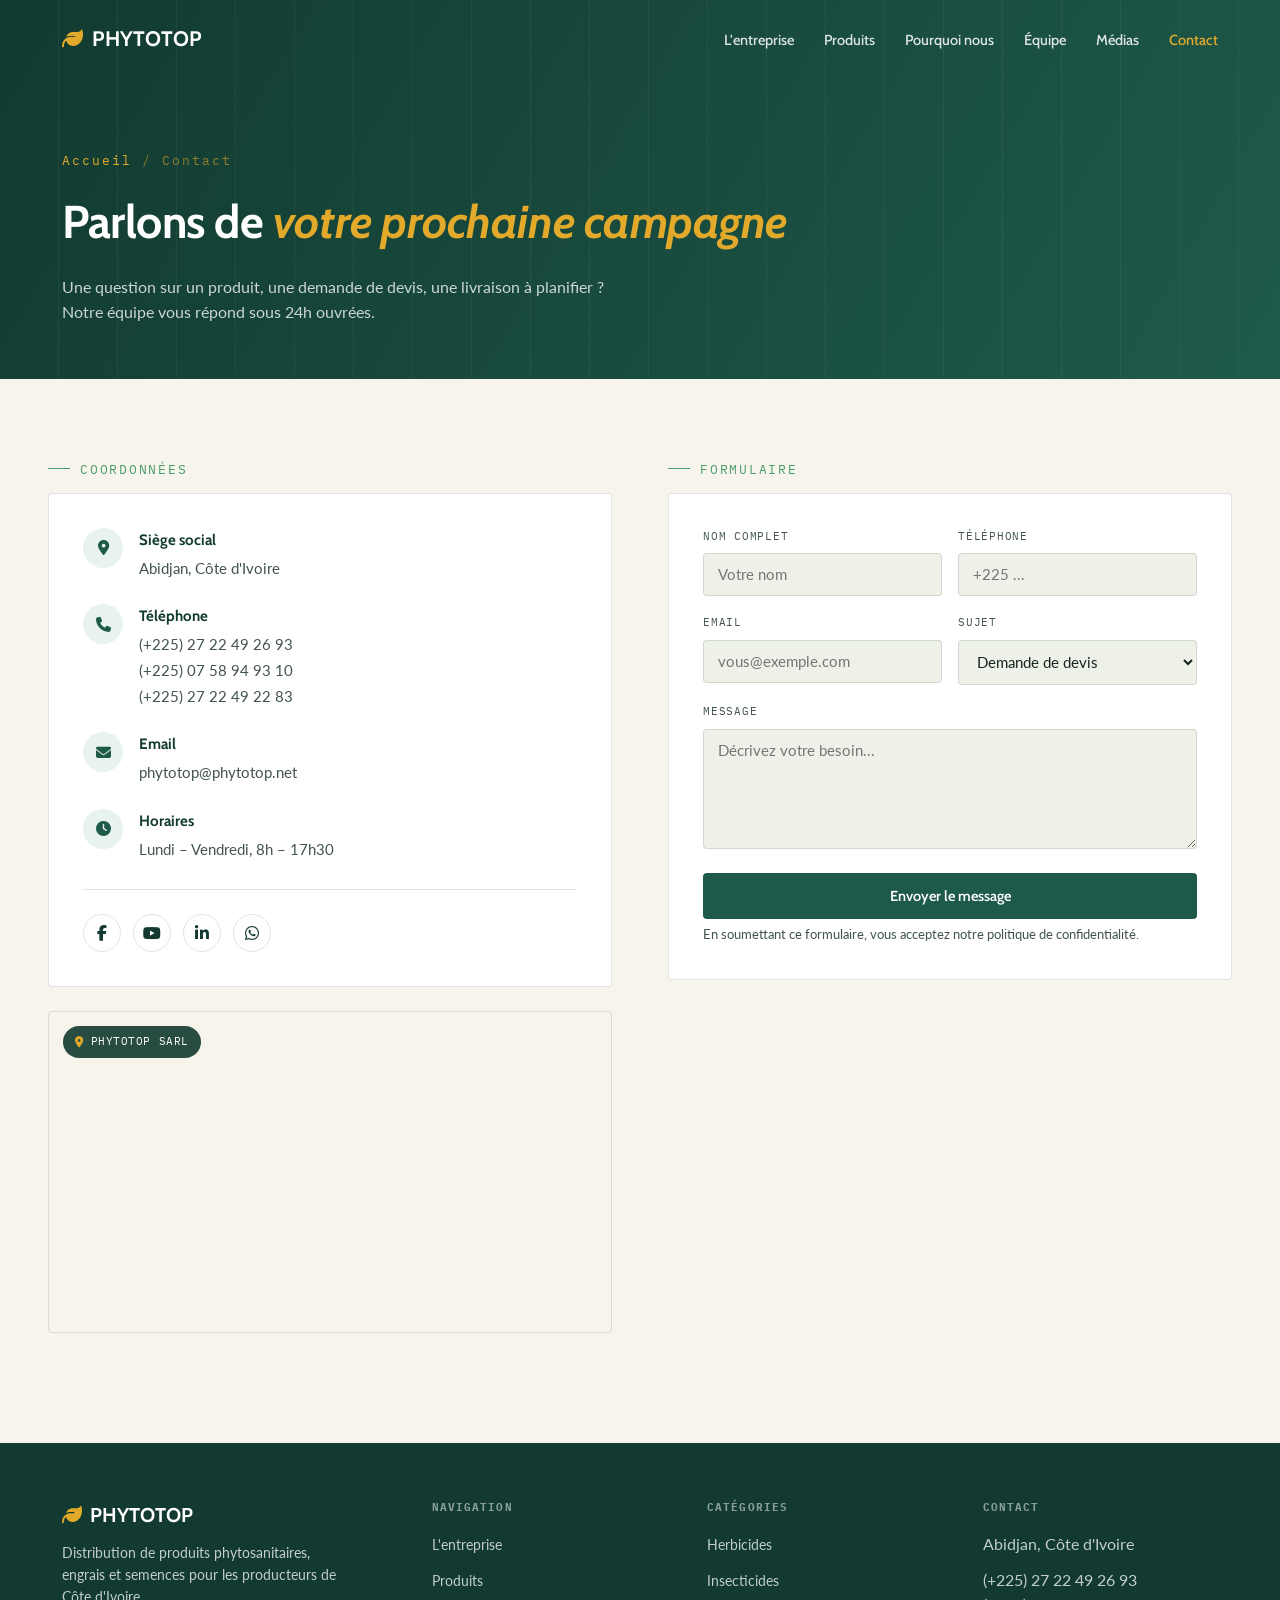
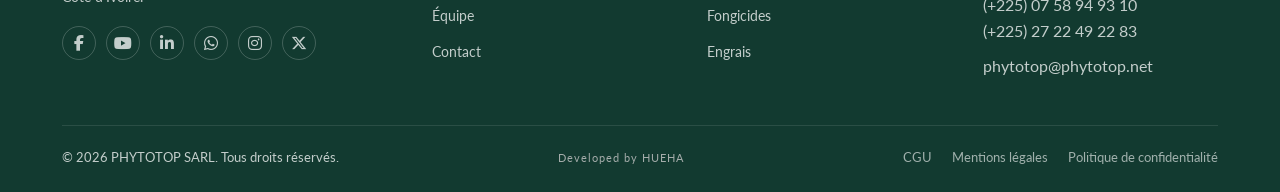
<file: contact.html>
<!DOCTYPE html>
<html lang="fr">
<head>
<meta charset="UTF-8">
<meta name="viewport" content="width=device-width, initial-scale=1.0">
<title>Contact — PHYTOTOP SARL</title>
<meta name="description" content="Contactez PHYTOTOP SARL : adresse, téléphone, email et formulaire de demande.">

<link rel="stylesheet" href="tel.css">
<link rel="preconnect" href="https://fonts.googleapis.com">
<link rel="preconnect" href="https://fonts.gstatic.com" crossorigin>
<link href="https://fonts.googleapis.com/css2?family=Cabin:ital,wght@0,400;0,500;0,600;0,700;1,500&family=Lato:wght@300;400;700;900&family=IBM+Plex+Mono:wght@400;500&display=swap" rel="stylesheet">
<link rel="stylesheet" href="https://cdnjs.cloudflare.com/ajax/libs/font-awesome/6.5.1/css/all.min.css">

</head>
<body>

<header>
  <div class="wrap">
    <nav>
      <a href="index.html" class="logo"><i class="fa-solid fa-leaf"></i> PHYTOTOP</a>
      <ul class="nav-links">
        <li><a href="index.html#about">L'entreprise</a></li>
        <li><a href="produits.html">Produits</a></li>
        <li><a href="index.html#why">Pourquoi nous</a></li>
        <li><a href="index.html#team">Équipe</a></li>
        <li><a href="index.html#media">Médias</a></li>
        <li><a href="contact.html" class="active">Contact</a></li>
      </ul>
      <button class="burger" id="burger" aria-label="Menu"><span></span><span></span><span></span></button>
    </nav>
  </div>
</header>

<div class="page-banner">
  <div class="wrap">
    <div class="breadcrumb"><a href="index.html">Accueil</a> / Contact</div>
    <h1>Parlons de <em><span>votre prochaine campagne</span></em></h1>
    <p>Une question sur un produit, une demande de devis, une livraison à planifier ? Notre équipe vous répond sous 24h ouvrées.</p>
  </div>
</div>

<section class="contact-section">
  <div class="contact-layout">

    <div class="contact-info">
      <div class="eyebrow">Coordonnées</div>
      <div class="info-card">
        <div class="contact-detail">
          <i class="fa-solid fa-location-dot"></i>
          <div><strong>Siège social</strong><span>Abidjan, Côte d'Ivoire</span></div>
        </div>
        <div class="contact-detail">
          <i class="fa-solid fa-phone"></i>
          <div><strong>Téléphone</strong><span>(+225) 27 22 49 26 93 <br>
              (+225) 07 58 94 93 10 <br>
              (+225) 27 22 49 22 83</span></div>
        </div>
        <div class="contact-detail">
          <i class="fa-solid fa-envelope"></i>
          <div><strong>Email</strong><span>phytotop@phytotop.net</span></div>
        </div>
        <div class="contact-detail">
          <i class="fa-solid fa-clock"></i>
          <div><strong>Horaires</strong><span>Lundi – Vendredi, 8h – 17h30</span></div>
        </div>
        <div class="info-social">
          <a href="#" aria-label="Facebook"><i class="fa-brands fa-facebook-f"></i></a>
          <a href="#" aria-label="YouTube"><i class="fa-brands fa-youtube"></i></a>
          <a href="#" aria-label="LinkedIn"><i class="fa-brands fa-linkedin-in"></i></a>
          <a href="#" aria-label="WhatsApp"><i class="fa-brands fa-whatsapp"></i></a>
        </div>
      </div>

      <div class="map-card">
        <span class="map-badge"><i class="fa-solid fa-location-dot"></i> PHYTOTOP SARL</span>
        <iframe src="https://www.google.com/maps?q=Abidjan,C%C3%B4te%20d'Ivoire&output=embed" loading="lazy" referrerpolicy="no-referrer-when-downgrade" title="Localisation PHYTOTOP SARL"></iframe>
      </div>
    </div>

    <div class="contact-form">
      <div class="eyebrow">Formulaire</div>
      <div class="form-card">
        <div class="form-success" id="formSuccess">
          <i class="fa-solid fa-circle-check"></i>
          <span>Merci, votre message a bien été envoyé. Notre équipe vous recontacte sous 24h.</span>
        </div>
        <form id="contactForm">
          <div class="form-row">
            <div class="field">
              <label for="cname">Nom complet</label>
              <input type="text" id="cname" placeholder="Votre nom" required>
            </div>
            <div class="field">
              <label for="cphone">Téléphone</label>
              <input type="tel" id="cphone" placeholder="+225 ..." required>
            </div>
          </div>
          <div class="form-row">
            <div class="field">
              <label for="cemail">Email</label>
              <input type="email" id="cemail" placeholder="vous@exemple.com">
            </div>
            <div class="field">
              <label for="csubject">Sujet</label>
              <select id="csubject">
                <option>Demande de devis</option>
                <option>Question sur un produit</option>
                <option>Livraison</option>
                <option>Partenariat / distribution</option>
                <option>Autre</option>
              </select>
            </div>
          </div>
          <div class="field">
            <label for="cmessage">Message</label>
            <textarea id="cmessage" placeholder="Décrivez votre besoin..." required></textarea>
          </div>
          <button type="submit" class="btn btn-solid" style="width:100%; justify-content:center;">Envoyer le message</button>
          <p class="form-note">En soumettant ce formulaire, vous acceptez notre politique de confidentialité.</p>
        </form>
      </div>
    </div>

  </div>
</section>

<footer>
  <div class="wrap">
    <div class="footer-grid">
      <div>
        <div class="footer-logo"><i class="fa-solid fa-leaf"></i> PHYTOTOP</div>
        <p>Distribution de produits phytosanitaires, engrais et semences pour les producteurs de Côte d'Ivoire.</p>
        <div class="social-row">
          <a href="https://www.facebook.com/phytotop.sarl" aria-label="Facebook"><i class="fa-brands fa-facebook-f"></i></a>
          <a href="https://www.youtube.com/@phytotop578" aria-label="YouTube"><i class="fa-brands fa-youtube"></i></a>
          <a href="https://www.linkedin.com/company/phytotop/?originalSubdomain=ci" aria-label="LinkedIn"><i class="fa-brands fa-linkedin-in"></i></a>
          <a href="https://wa.me/+2250758949310" aria-label="WhatsApp"><i class="fa-brands fa-whatsapp"></i></a>
          <a href="https://www.instagram.com/Phytotop/?fbclid=IwAR2Imf6x9Ihxkw7Psr3HnwNxqM4I-fXYCiPt5uWM1LKjxr7eu5iU16RdbT4" aria-label="Instagram"><i class="fa-brands fa-instagram"></i></a>
          <a href="https://x.com/LeTopduPhyto" aria-label="X"><i class="fa-brands fa-x-twitter"></i></a>
        </div>
      </div>
      <div class="footer-col">
        <h5>Navigation</h5>
        <ul>
          <li><a href="index.html#about">L'entreprise</a></li>
          <li><a href="produits.html">Produits</a></li>
          <li><a href="index.html#team">Équipe</a></li>
          <li><a href="contact.html">Contact</a></li>
        </ul>
      </div>
      <div class="footer-col">
        <h5>Catégories</h5>
        <ul>
          <li><a href="produits.html">Herbicides</a></li>
          <li><a href="produits.html">Insecticides</a></li>
          <li><a href="produits.html">Fongicides</a></li>
          <li><a href="produits.html">Engrais</a></li>
        </ul>
      </div>
      <div class="footer-col">
        <h5>Contact</h5>
        <ul>
          <li>Abidjan, Côte d'Ivoire</li>
          <li>(+225) 27 22 49 26 93 <br>
              (+225) 07 58 94 93 10 <br>
              (+225) 27 22 49 22 83</li>
          <li>phytotop@phytotop.net</li>
        </ul>
      </div>
    </div>
    <div class="footer-bottom">
      <span>© <span id="year"></span> PHYTOTOP SARL. Tous droits réservés.</span>
      <a class="dev" href="">Developed by HUEHA</a>
      <div class="legal-links">
        <button data-modal="cgu">CGU</button>
        <button data-modal="mentions">Mentions légales</button>
        <button data-modal="confidentialite">Politique de confidentialité</button>
      </div>
    </div>
  </div>
</footer>

<div class="modal-overlay" id="modal-cgu">
  <div class="modal">
    <button class="modal-close" data-close>&times;</button>
    <div class="modal-scroll">
      <h3>Conditions Générales d'Utilisation</h3>
      <p>L'utilisation du site PHYTOTOP SARL implique l'acceptation pleine et entière des présentes conditions générales d'utilisation.</p>
      <p>Le contenu de ce site (textes, images, logos) est la propriété de PHYTOTOP SARL, sauf mention contraire, et ne peut être reproduit sans autorisation préalable.</p>
      <p>PHYTOTOP SARL s'efforce de fournir des informations aussi précises que possible, mais ne pourra être tenue responsable des omissions ou inexactitudes présentes sur le site.</p>
    </div>
  </div>
</div>
<div class="modal-overlay" id="modal-mentions">
  <div class="modal">
    <button class="modal-close" data-close>&times;</button>
    <div class="modal-scroll">
      <h3>Mentions légales</h3>
      <p><strong>Éditeur du site :</strong> PHYTOTOP SARL, société de distribution de produits phytosanitaires, immatriculée en Côte d'Ivoire.</p>
      <p><strong>Siège social :</strong> Abidjan, Côte d'Ivoire</p>
      <p><strong>Directeur de la publication :</strong> Direction générale de PHYTOTOP SARL</p>
      <p><strong>Hébergement :</strong> à compléter avec les coordonnées de votre hébergeur.</p>
    </div>
  </div>
</div>
<div class="modal-overlay" id="modal-confidentialite">
  <div class="modal">
    <button class="modal-close" data-close>&times;</button>
    <div class="modal-scroll">
      <h3>Politique de confidentialité</h3>
      <p>PHYTOTOP SARL collecte uniquement les données nécessaires au traitement de vos demandes. Ces données ne sont ni vendues ni cédées à des tiers.</p>
      <p>Ces données ne sont ni vendues ni cédées à des tiers, et sont conservées le temps nécessaire au traitement de votre demande.</p>
    <p>Conformément à la réglementation en vigueur, vous disposez d'un droit d'accès, de rectification et de suppression de vos données. Pour l'exercer, contactez-nous à l'adresse indiquée dans nos coordonnées.</p>
    </div>
  </div>
</div>

</body>

<script src="tel.js"></script>
</html>
</file>
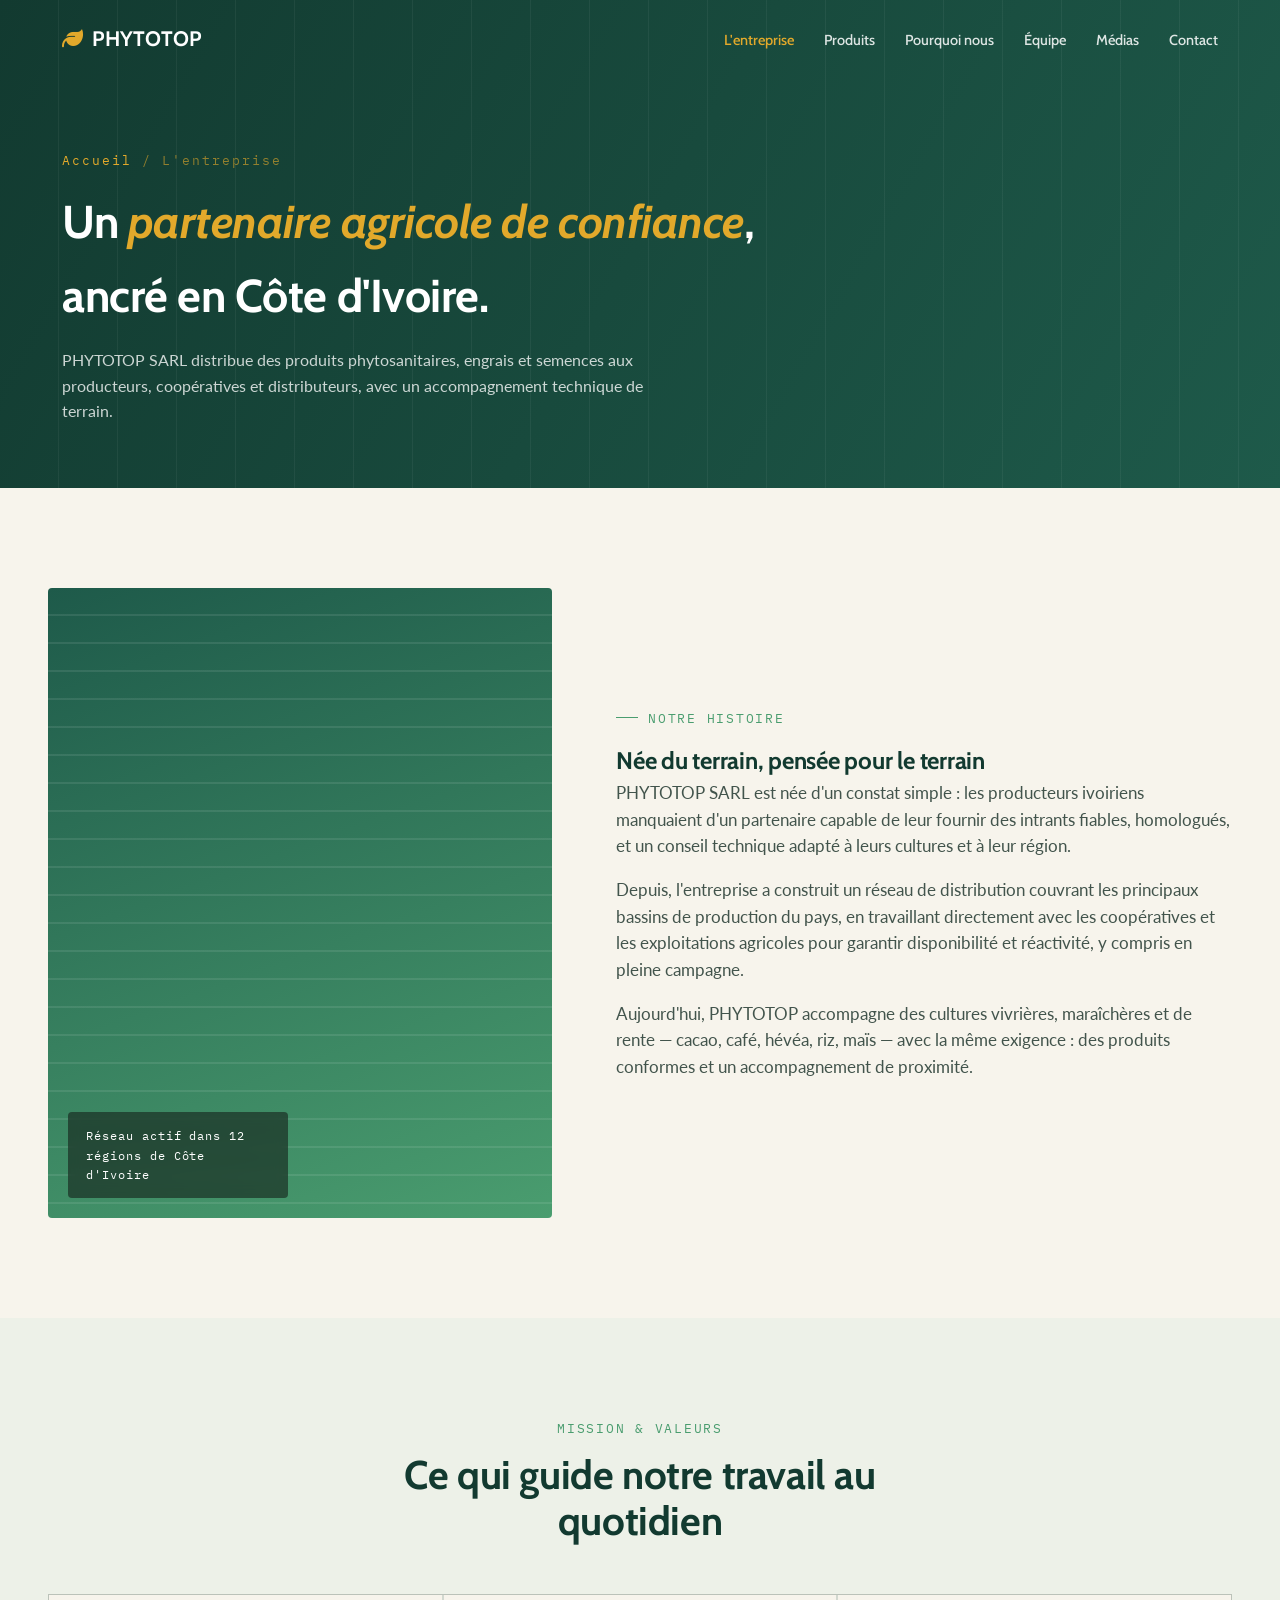
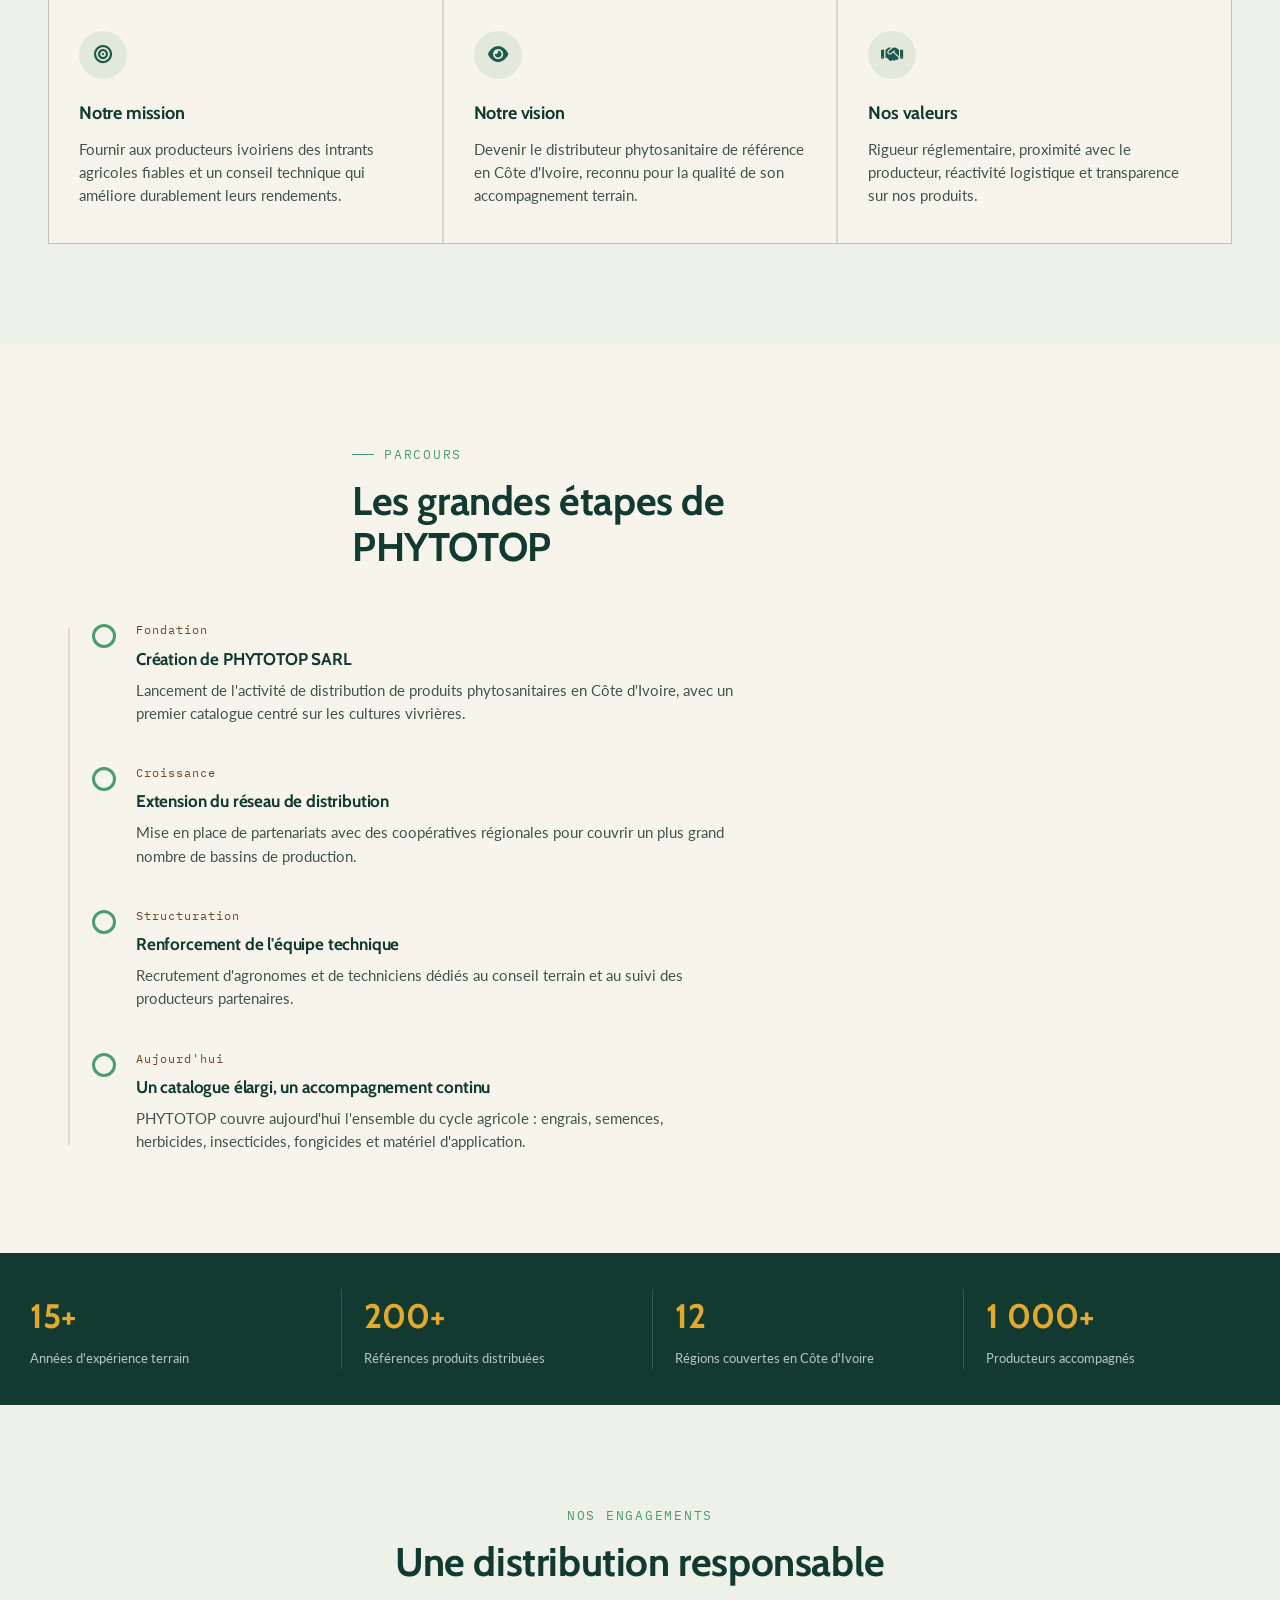
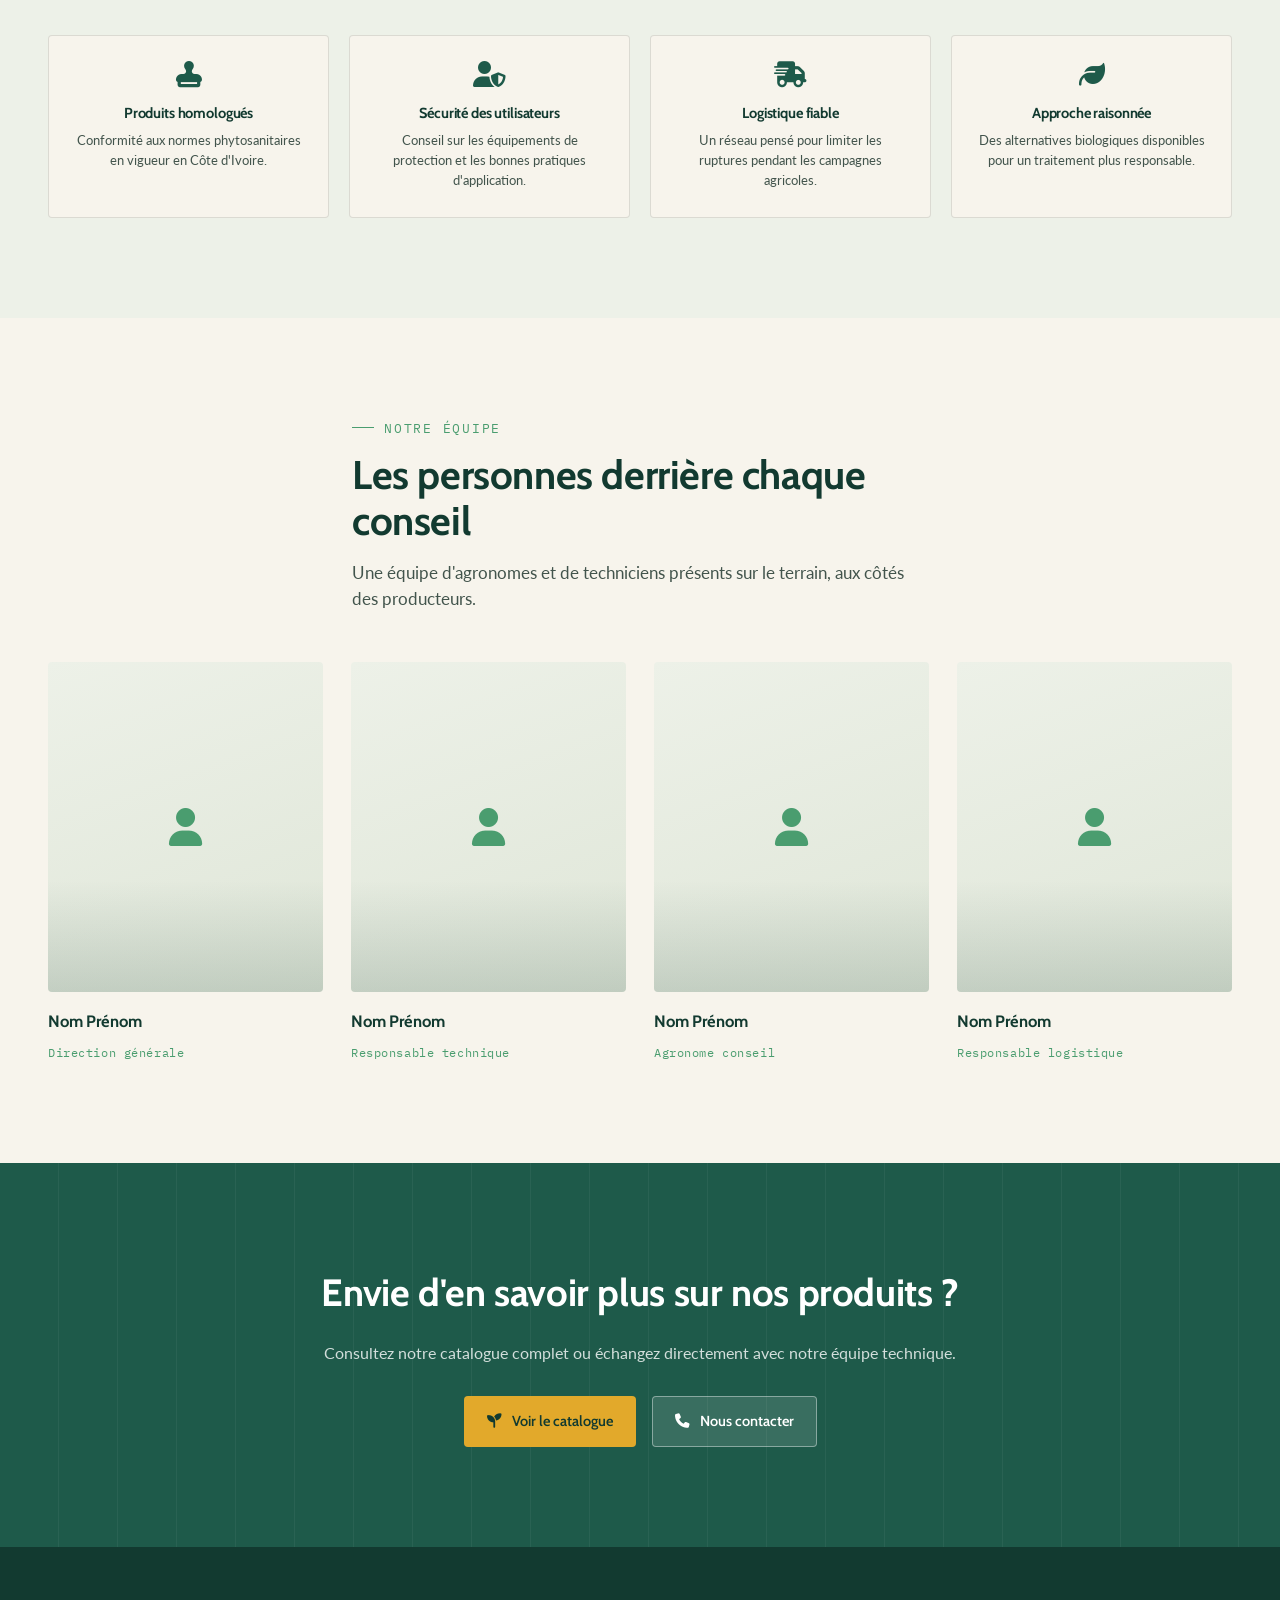
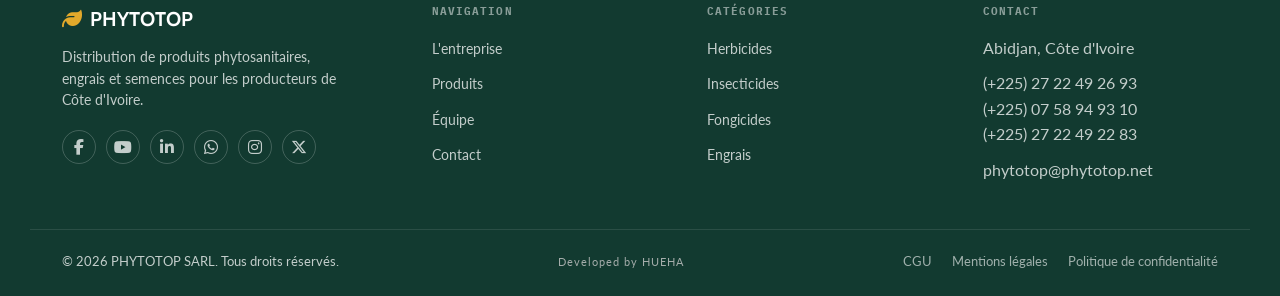
<file: equip.html>
<!DOCTYPE html>
<html lang="fr">
<head>
<meta charset="UTF-8">
<meta name="viewport" content="width=device-width, initial-scale=1.0">
<title>L'entreprise — PHYTOTOP SARL</title>
<meta name="description" content="Découvrez PHYTOTOP SARL : notre histoire, notre mission, nos valeurs et l'équipe qui accompagne les producteurs de Côte d'Ivoire.">

<link rel="preconnect" href="https://fonts.googleapis.com">
<link rel="preconnect" href="https://fonts.gstatic.com" crossorigin>
<link href="https://fonts.googleapis.com/css2?family=Cabin:ital,wght@0,400;0,500;0,600;0,700;1,500&family=Lato:wght@300;400;700;900&family=IBM+Plex+Mono:wght@400;500&display=swap" rel="stylesheet">
<link rel="stylesheet" href="https://cdnjs.cloudflare.com/ajax/libs/font-awesome/6.5.1/css/all.min.css">
<link rel="stylesheet" href="equip.css">
</head>
<body>

<header>
  <div class="wrap">
    <nav>
      <a href="index.html" class="logo"><i class="fa-solid fa-leaf"></i> PHYTOTOP</a>
      <ul class="nav-links">
        <li><a href="entreprise.html" class="active">L'entreprise</a></li>
        <li><a href="produits.html">Produits</a></li>
        <li><a href="index.html#why">Pourquoi nous</a></li>
        <li><a href="index.html#team">Équipe</a></li>
        <li><a href="index.html#media">Médias</a></li>
        <li><a href="contact.html">Contact</a></li>
      </ul>
      <button class="burger" id="burger" aria-label="Menu"><span></span><span></span><span></span></button>
    </nav>
  </div>
</header>

<div class="page-banner">
  <div class="wrap">
    <div class="breadcrumb"><a href="index.html">Accueil</a> / L'entreprise</div>
    <h1>Un <em>partenaire agricole de confiance</em>, ancré en Côte d'Ivoire.</h1>
    <p>PHYTOTOP SARL distribue des produits phytosanitaires, engrais et semences aux producteurs, coopératives et distributeurs, avec un accompagnement technique de terrain.</p>
  </div>
</div>

<section class="story">
  <div class="story-grid">
    <div class="story-visual">
      <div class="rows"></div>
      <div class="badge">Réseau actif dans 12 régions de Côte d'Ivoire</div>
    </div>
    <div class="story-copy">
      <div class="eyebrow">Notre histoire</div>
      <h2>Née du terrain, pensée pour le terrain</h2>
      <p>PHYTOTOP SARL est née d'un constat simple : les producteurs ivoiriens manquaient d'un partenaire capable de leur fournir des intrants fiables, homologués, et un conseil technique adapté à leurs cultures et à leur région.</p>
      <p>Depuis, l'entreprise a construit un réseau de distribution couvrant les principaux bassins de production du pays, en travaillant directement avec les coopératives et les exploitations agricoles pour garantir disponibilité et réactivité, y compris en pleine campagne.</p>
      <p>Aujourd'hui, PHYTOTOP accompagne des cultures vivrières, maraîchères et de rente — cacao, café, hévéa, riz, maïs — avec la même exigence : des produits conformes et un accompagnement de proximité.</p>
    </div>
  </div>
</section>

<section class="pillars">
  <div class="wrap section-head center" style="max-width:640px;">
    <div class="eyebrow">Mission &amp; valeurs</div>
    <h2>Ce qui guide notre travail au quotidien</h2>
  </div>
  <div class="pillars-grid">
    <div class="pillar-card">
      <i class="fa-solid fa-bullseye"></i>
      <h3>Notre mission</h3>
      <p>Fournir aux producteurs ivoiriens des intrants agricoles fiables et un conseil technique qui améliore durablement leurs rendements.</p>
    </div>
    <div class="pillar-card">
      <i class="fa-solid fa-eye"></i>
      <h3>Notre vision</h3>
      <p>Devenir le distributeur phytosanitaire de référence en Côte d'Ivoire, reconnu pour la qualité de son accompagnement terrain.</p>
    </div>
    <div class="pillar-card">
      <i class="fa-solid fa-handshake"></i>
      <h3>Nos valeurs</h3>
      <p>Rigueur réglementaire, proximité avec le producteur, réactivité logistique et transparence sur nos produits.</p>
    </div>
  </div>
</section>

<section class="timeline">
  <div class="wrap section-head">
    <div class="eyebrow">Parcours</div>
    <h2>Les grandes étapes de PHYTOTOP</h2>
  </div>
  <div class="wrap timeline-track">
    <div class="timeline-item">
      <span class="timeline-year">Fondation</span>
      <h4>Création de PHYTOTOP SARL</h4>
      <p>Lancement de l'activité de distribution de produits phytosanitaires en Côte d'Ivoire, avec un premier catalogue centré sur les cultures vivrières.</p>
    </div>
    <div class="timeline-item">
      <span class="timeline-year">Croissance</span>
      <h4>Extension du réseau de distribution</h4>
      <p>Mise en place de partenariats avec des coopératives régionales pour couvrir un plus grand nombre de bassins de production.</p>
    </div>
    <div class="timeline-item">
      <span class="timeline-year">Structuration</span>
      <h4>Renforcement de l'équipe technique</h4>
      <p>Recrutement d'agronomes et de techniciens dédiés au conseil terrain et au suivi des producteurs partenaires.</p>
    </div>
    <div class="timeline-item">
      <span class="timeline-year">Aujourd'hui</span>
      <h4>Un catalogue élargi, un accompagnement continu</h4>
      <p>PHYTOTOP couvre aujourd'hui l'ensemble du cycle agricole : engrais, semences, herbicides, insecticides, fongicides et matériel d'application.</p>
    </div>
  </div>
</section>

<div class="stats-band">
  <div class="wrap">
    <div class="stat-item"><div class="stat-num">15+</div><div class="stat-label">Années d'expérience terrain</div></div>
    <div class="stat-item"><div class="stat-num">200+</div><div class="stat-label">Références produits distribuées</div></div>
    <div class="stat-item"><div class="stat-num">12</div><div class="stat-label">Régions couvertes en Côte d'Ivoire</div></div>
    <div class="stat-item"><div class="stat-num">1 000+</div><div class="stat-label">Producteurs accompagnés</div></div>
  </div>
</div>

<section class="engagements">
  <div class="wrap section-head center" style="max-width:640px;">
    <div class="eyebrow">Nos engagements</div>
    <h2>Une distribution responsable</h2>
  </div>
  <div class="eng-grid">
    <div class="eng-card">
      <i class="fa-solid fa-stamp"></i>
      <h4>Produits homologués</h4>
      <p>Conformité aux normes phytosanitaires en vigueur en Côte d'Ivoire.</p>
    </div>
    <div class="eng-card">
      <i class="fa-solid fa-user-shield"></i>
      <h4>Sécurité des utilisateurs</h4>
      <p>Conseil sur les équipements de protection et les bonnes pratiques d'application.</p>
    </div>
    <div class="eng-card">
      <i class="fa-solid fa-truck-fast"></i>
      <h4>Logistique fiable</h4>
      <p>Un réseau pensé pour limiter les ruptures pendant les campagnes agricoles.</p>
    </div>
    <div class="eng-card">
      <i class="fa-solid fa-leaf"></i>
      <h4>Approche raisonnée</h4>
      <p>Des alternatives biologiques disponibles pour un traitement plus responsable.</p>
    </div>
  </div>
</section>

<section class="team">
  <div class="wrap section-head">
    <div class="eyebrow">Notre équipe</div>
    <h2>Les personnes derrière chaque conseil</h2>
    <p>Une équipe d'agronomes et de techniciens présents sur le terrain, aux côtés des producteurs.</p>
  </div>
  <div class="team-grid">
    <div class="team-card">
      <div class="team-photo"><i class="fa-solid fa-user"></i></div>
      <h4>Nom Prénom</h4>
      <span>Direction générale</span>
    </div>
    <div class="team-card">
      <div class="team-photo"><i class="fa-solid fa-user"></i></div>
      <h4>Nom Prénom</h4>
      <span>Responsable technique</span>
    </div>
    <div class="team-card">
      <div class="team-photo"><i class="fa-solid fa-user"></i></div>
      <h4>Nom Prénom</h4>
      <span>Agronome conseil</span>
    </div>
    <div class="team-card">
      <div class="team-photo"><i class="fa-solid fa-user"></i></div>
      <h4>Nom Prénom</h4>
      <span>Responsable logistique</span>
    </div>
  </div>
</section>

<section class="cta">
  <div class="cta-inner">
    <h2>Envie d'en savoir plus sur nos produits ?</h2>
    <p>Consultez notre catalogue complet ou échangez directement avec notre équipe technique.</p>
    <div class="cta-actions">
      <a href="produits.html" class="btn btn-primary"><i class="fa-solid fa-seedling"></i> Voir le catalogue</a>
      <a href="contact.html" class="btn btn-solid" style="background:rgba(255,255,255,0.12); border-color:rgba(255,255,255,0.4);"><i class="fa-solid fa-phone"></i> Nous contacter</a>
    </div>
  </div>
</section>

<footer>
  <div class="footer-grid">
    <div>
      <div class="footer-logo"><i class="fa-solid fa-leaf"></i> PHYTOTOP</div>
      <p>Distribution de produits phytosanitaires, engrais et semences pour les producteurs de Côte d'Ivoire.</p>
      <div class="social-row">
        <a href="https://www.facebook.com/phytotop.sarl" aria-label="Facebook"><i class="fa-brands fa-facebook-f"></i></a>
          <a href="https://www.youtube.com/@phytotop578" aria-label="YouTube"><i class="fa-brands fa-youtube"></i></a>
          <a href="https://www.linkedin.com/company/phytotop/?originalSubdomain=ci" aria-label="LinkedIn"><i class="fa-brands fa-linkedin-in"></i></a>
          <a href="https://wa.me/+2250758949310" aria-label="WhatsApp"><i class="fa-brands fa-whatsapp"></i></a>
          <a href="https://www.instagram.com/Phytotop/?fbclid=IwAR2Imf6x9Ihxkw7Psr3HnwNxqM4I-fXYCiPt5uWM1LKjxr7eu5iU16RdbT4" aria-label="Instagram"><i class="fa-brands fa-instagram"></i></a>
          <a href="https://x.com/LeTopduPhyto" aria-label="X"><i class="fa-brands fa-x-twitter"></i></a>
      </div>
    </div>
    <div class="footer-col">
      <h5>Navigation</h5>
      <ul>
        <li><a href="entreprise.html">L'entreprise</a></li>
        <li><a href="produits.html">Produits</a></li>
        <li><a href="index.html#team">Équipe</a></li>
        <li><a href="contact.html">Contact</a></li>
      </ul>
    </div>
    <div class="footer-col">
      <h5>Catégories</h5>
      <ul>
        <li><a href="produits.html">Herbicides</a></li>
        <li><a href="produits.html">Insecticides</a></li>
        <li><a href="produits.html">Fongicides</a></li>
        <li><a href="produits.html">Engrais</a></li>
      </ul>
    </div>
    <div class="footer-col">
      <h5>Contact</h5>
      <ul>
        <li>Abidjan, Côte d'Ivoire</li>
        <li>(+225) 27 22 49 26 93 <br>
              (+225) 07 58 94 93 10 <br>
              (+225) 27 22 49 22 83</li>
          <li>phytotop@phytotop.net</li>
      </ul>
    </div>
  </div>
  <div class="footer-bottom">
    <span>© <span id="year"></span> PHYTOTOP SARL. Tous droits réservés.</span>
    <a class="dev" href="">Developed by HUEHA</a>
    <div class="legal-links">
      <button data-modal="cgu">CGU</button>
      <button data-modal="mentions">Mentions légales</button>
      <button data-modal="confidentialite">Politique de confidentialité</button>
    </div>
  </div>
</footer>

<div class="modal-overlay" id="modal-cgu">
  <div class="modal">
    <button class="modal-close" data-close>&times;</button>
    <div class="modal-scroll">
      <h3>Conditions Générales d'Utilisation</h3>
      <p>L'utilisation du site PHYTOTOP SARL implique l'acceptation pleine et entière des présentes conditions générales d'utilisation.</p>
      <p>Le contenu de ce site (textes, images, logos) est la propriété de PHYTOTOP SARL, sauf mention contraire, et ne peut être reproduit sans autorisation préalable.</p>
      <p>PHYTOTOP SARL s'efforce de fournir des informations aussi précises que possible, mais ne pourra être tenue responsable des omissions ou inexactitudes présentes sur le site.</p>
    </div>
  </div>
</div>
<div class="modal-overlay" id="modal-mentions">
  <div class="modal">
    <button class="modal-close" data-close>&times;</button>
    <div class="modal-scroll">
      <h3>Mentions légales</h3>
      <p><strong>Éditeur du site :</strong> PHYTOTOP SARL, société de distribution de produits phytosanitaires, immatriculée en Côte d'Ivoire.</p>
      <p><strong>Siège social :</strong> Abidjan, Côte d'Ivoire</p>
      <p><strong>Directeur de la publication :</strong> Direction générale de PHYTOTOP SARL</p>
      <p><strong>Hébergement :</strong> à compléter avec les coordonnées de votre hébergeur.</p>
    </div>
  </div>
</div>
<div class="modal-overlay" id="modal-confidentialite">
  <div class="modal">
    <button class="modal-close" data-close>&times;</button>
    <div class="modal-scroll">
      <h3>Politique de confidentialité</h3>
      <p>PHYTOTOP SARL collecte uniquement les données nécessaires au traitement de vos demandes. Ces données ne sont ni vendues ni cédées à des tiers.</p>
      <p>Ces données ne sont ni vendues ni cédées à des tiers, et sont conservées le temps nécessaire au traitement de votre demande.</p>
    <p>Conformément à la réglementation en vigueur, vous disposez d'un droit d'accès, de rectification et de suppression de vos données. Pour l'exercer, contactez-nous à l'adresse indiquée dans nos coordonnées.</p>
    </div>
  </div>
</div>

</body>
<script src="equip.js"></script>
</html>
</file>
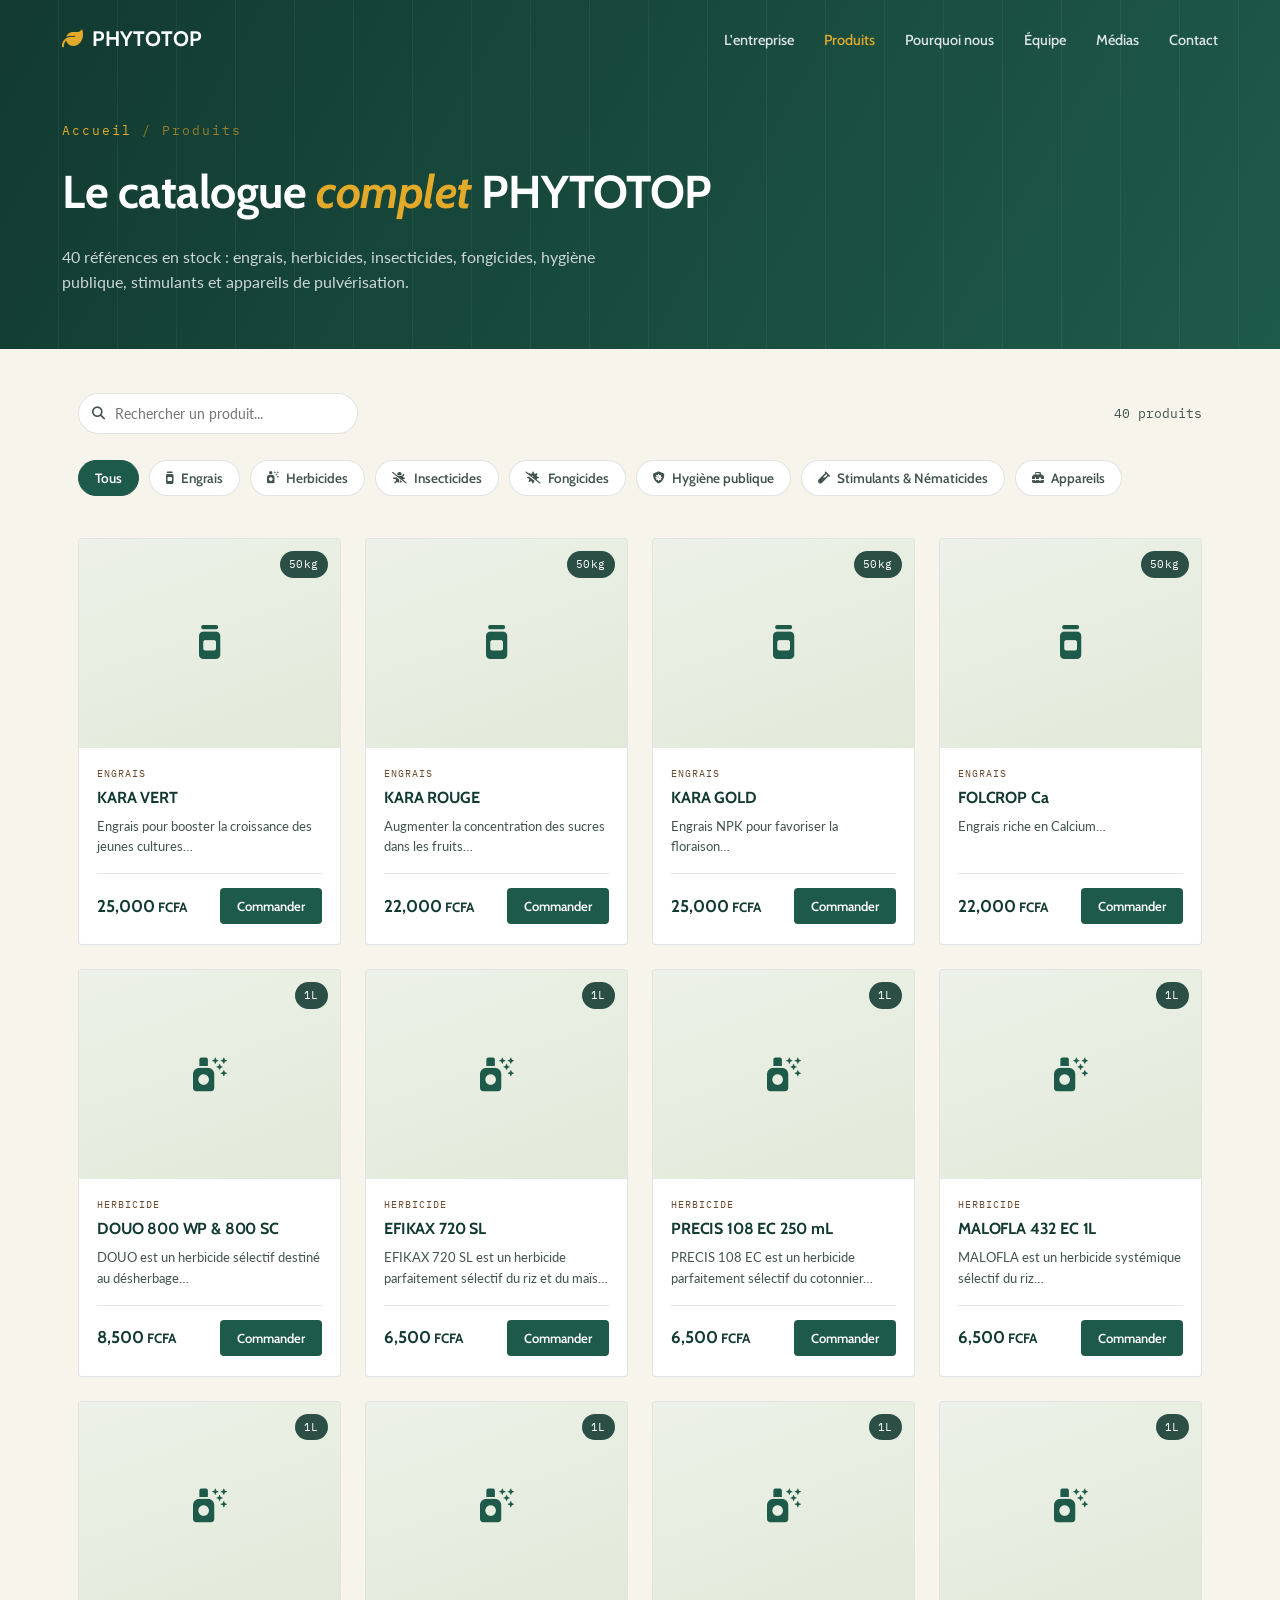
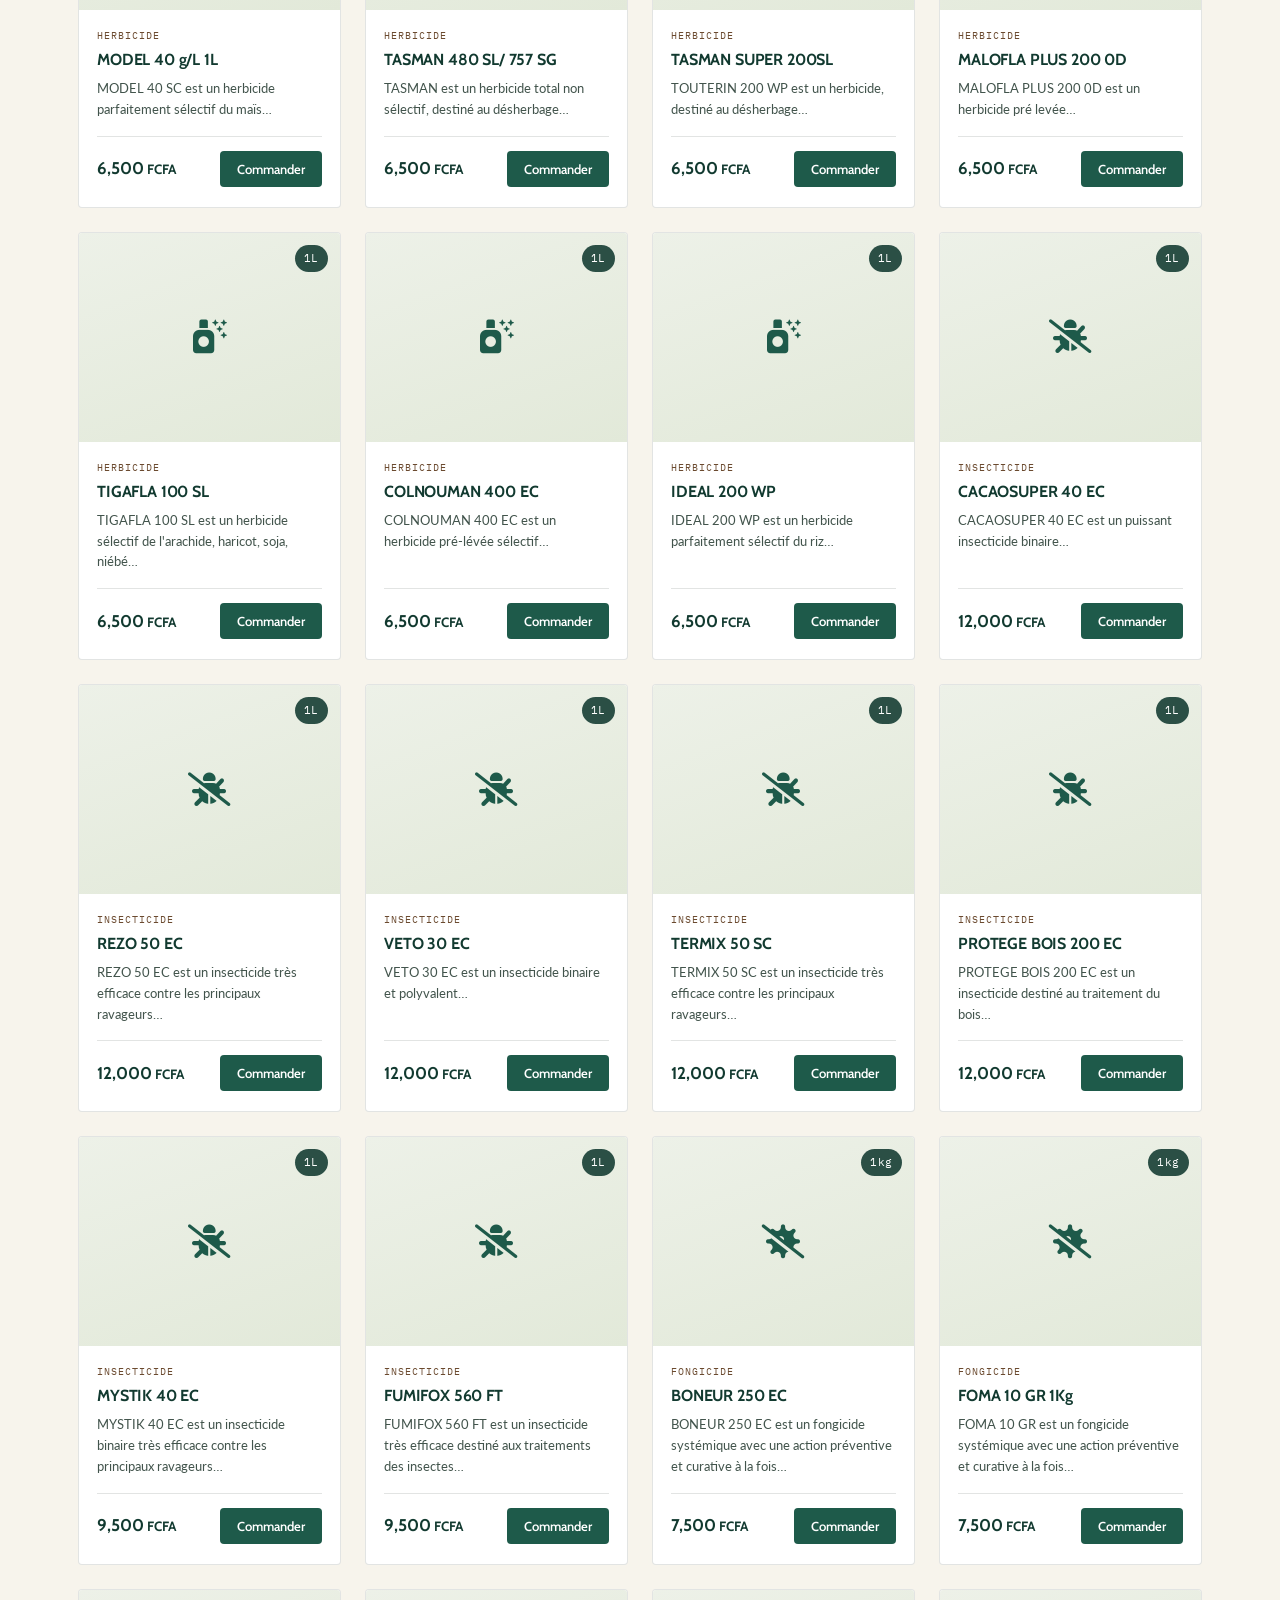
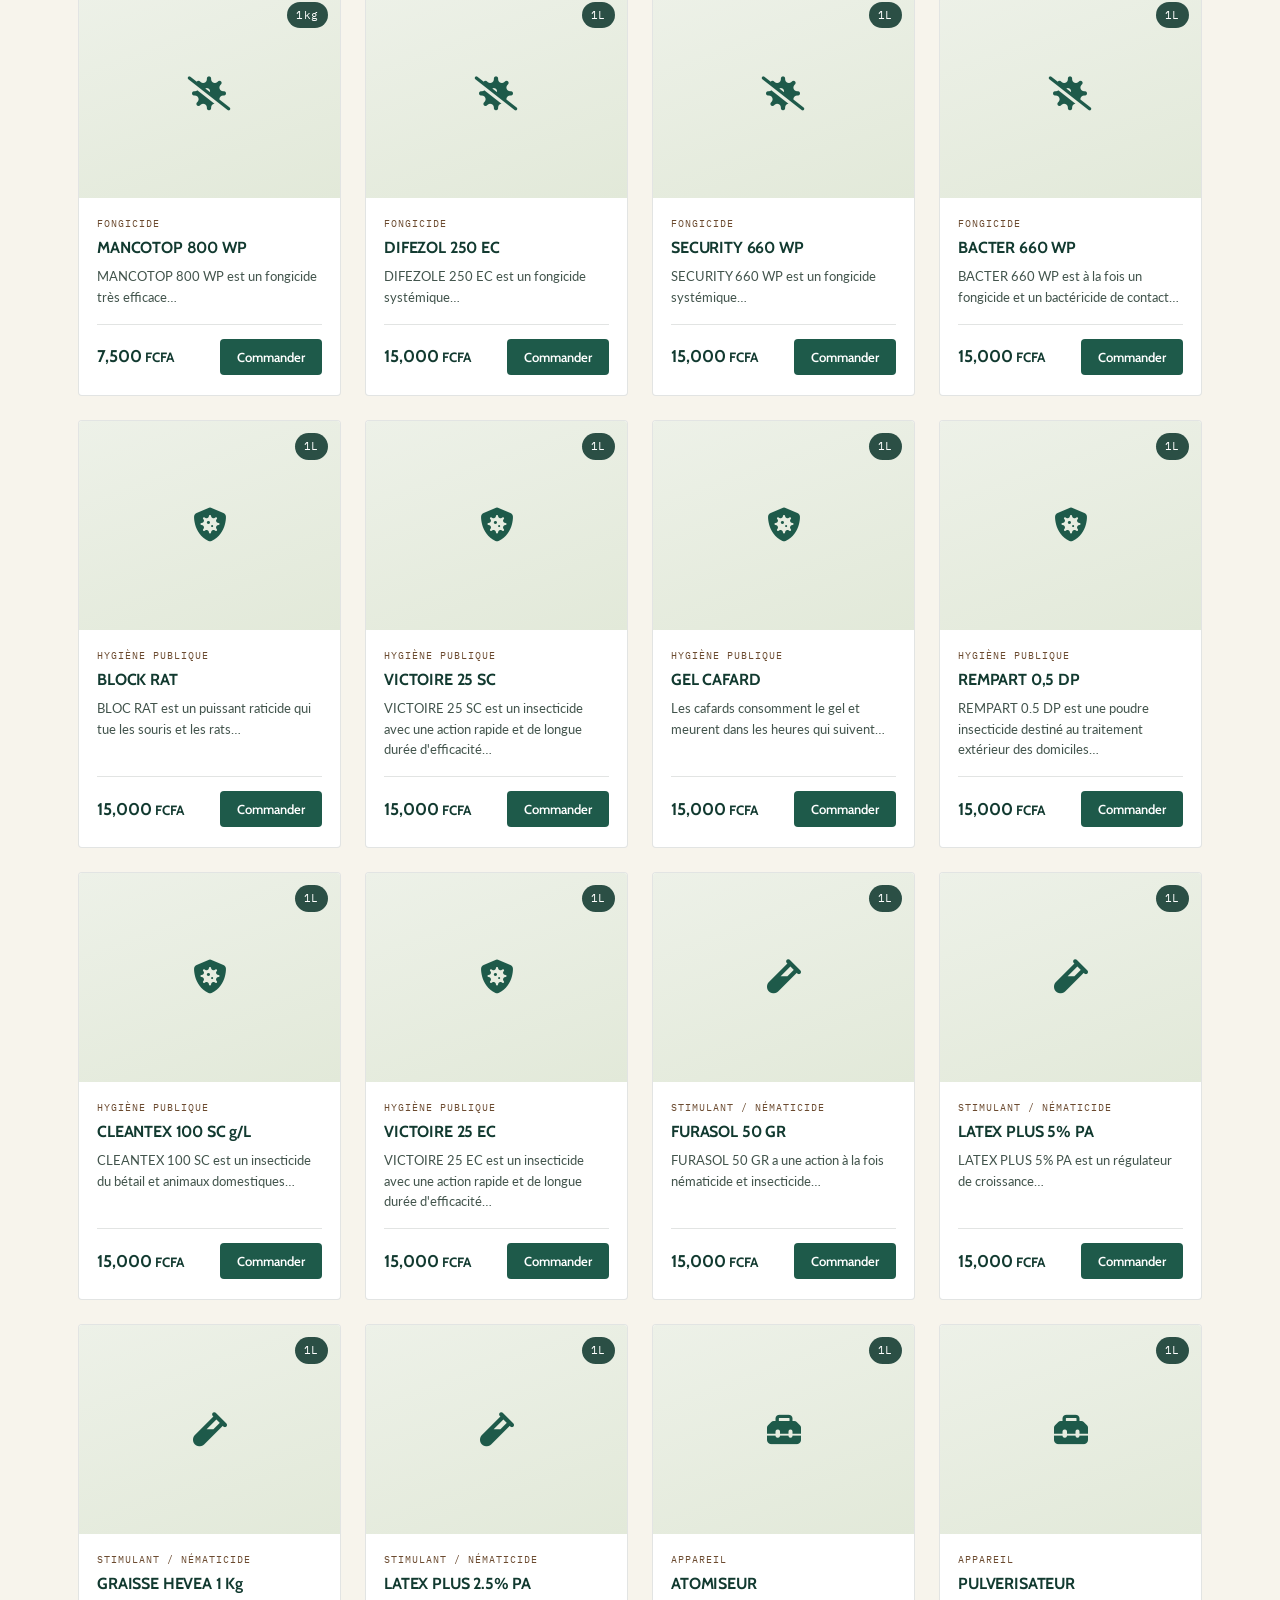
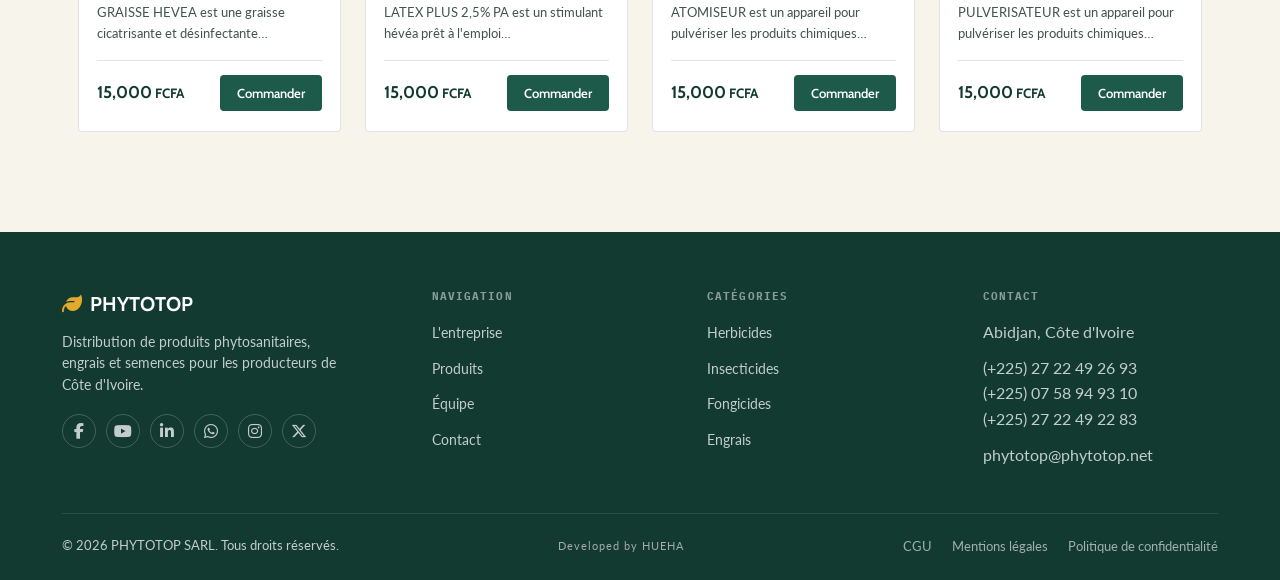
<file: produits.html>
<!DOCTYPE html>
<html lang="fr">
<head>
<meta charset="UTF-8">
<meta name="viewport" content="width=device-width, initial-scale=1.0">
<title>Nos produits — PHYTOTOP SARL</title>
<meta name="description" content="Catalogue complet PHYTOTOP SARL : engrais, herbicides, insecticides, fongicides, hygiène publique, stimulants et appareils de pulvérisation.">

<link rel="stylesheet" href="pro.css">
<link rel="preconnect" href="https://fonts.googleapis.com">
<link rel="preconnect" href="https://fonts.gstatic.com" crossorigin>
<link href="https://fonts.googleapis.com/css2?family=Cabin:ital,wght@0,400;0,500;0,600;0,700;1,500&family=Lato:wght@300;400;700;900&family=IBM+Plex+Mono:wght@400;500&display=swap" rel="stylesheet">
<link rel="stylesheet" href="https://cdnjs.cloudflare.com/ajax/libs/font-awesome/6.5.1/css/all.min.css">

</head>
<body>

<header>
  <div class="wrap">
    <nav>
      <a href="index.html" class="logo"><i class="fa-solid fa-leaf"></i> PHYTOTOP</a>
      <ul class="nav-links">
        <li><a href="index.html#about">L'entreprise</a></li>
        <li><a href="produits.html" class="active">Produits</a></li>
        <li><a href="index.html#why">Pourquoi nous</a></li>
        <li><a href="index.html#team">Équipe</a></li>
        <li><a href="index.html#media">Médias</a></li>
        <li><a href="contact.html">Contact</a></li>
      </ul>
      <button class="burger" id="burger" aria-label="Menu"><span></span><span></span><span></span></button>
    </nav>
  </div>
</header>

<div class="page-banner">
  <div class="wrap">
    <div class="breadcrumb"><a href="index.html">Accueil</a> / Produits</div>
    <h1>Le catalogue <em>complet</em> PHYTOTOP</h1>
    <p>40 références en stock : engrais, herbicides, insecticides, fongicides, hygiène publique, stimulants et appareils de pulvérisation.</p>
  </div>
</div>

<div class="catalog-toolbar wrap">
  <div class="toolbar-row">
    <div class="search-box">
      <i class="fa-solid fa-magnifying-glass"></i>
      <input type="text" id="searchInput" placeholder="Rechercher un produit...">
    </div>
    <span class="result-count" id="resultCount">40 produits</span>
  </div>
  <div class="filter-tabs" id="filterTabs">
    <button class="filter-tab active" data-filter="all">Tous</button>
    <button class="filter-tab" data-filter="engrais"><i class="fa-solid fa-jar"></i> Engrais</button>
    <button class="filter-tab" data-filter="herbicide"><i class="fa-solid fa-spray-can-sparkles"></i> Herbicides</button>
    <button class="filter-tab" data-filter="insecticide"><i class="fa-solid fa-bug-slash"></i> Insecticides</button>
    <button class="filter-tab" data-filter="fongicide"><i class="fa-solid fa-virus-slash"></i> Fongicides</button>
    <button class="filter-tab" data-filter="hygiene-publique"><i class="fa-solid fa-shield-virus"></i> Hygiène publique</button>
    <button class="filter-tab" data-filter="stimulants-nematicides"><i class="fa-solid fa-vial"></i> Stimulants &amp; Nématicides</button>
    <button class="filter-tab" data-filter="appareil"><i class="fa-solid fa-toolbox"></i> Appareils</button>
  </div>
</div>

<section class="catalog-section wrap">
  <div class="prod-grid" id="prodGrid" >
      <div class="prod-card" data-cat="engrais" id="engrais">
        <div class="prod-visual">
          <i class="fa-solid fa-jar"></i>
          <span class="prod-badge">50kg</span>
        </div>
        <div class="prod-body">
          <span class="prod-tag">Engrais</span>
          <h3>KARA VERT</h3>
          <p>Engrais pour booster la croissance des jeunes cultures…</p>
          <div class="prod-footer">
            <div class="prod-price"><span>25,000</span> FCFA</div>
            <button class="btn btn-solid prod-order" data-product="KARA VERT">Commander</button>
          </div>
        </div>
      </div>

      <div class="prod-card" data-cat="engrais">
        <div class="prod-visual">
          <i class="fa-solid fa-jar"></i>
          <span class="prod-badge">50kg</span>
        </div>
        <div class="prod-body">
          <span class="prod-tag">Engrais</span>
          <h3>KARA ROUGE</h3>
          <p>Augmenter la concentration des sucres dans les fruits…</p>
          <div class="prod-footer">
            <div class="prod-price"><span>22,000</span> FCFA</div>
            <button class="btn btn-solid prod-order" data-product="KARA ROUGE">Commander</button>
          </div>
        </div>
      </div>

      <div class="prod-card" data-cat="engrais">
        <div class="prod-visual">
          <i class="fa-solid fa-jar"></i>
          <span class="prod-badge">50kg</span>
        </div>
        <div class="prod-body">
          <span class="prod-tag">Engrais</span>
          <h3>KARA GOLD</h3>
          <p>Engrais NPK pour favoriser la floraison…</p>
          <div class="prod-footer">
            <div class="prod-price"><span>25,000</span> FCFA</div>
            <button class="btn btn-solid prod-order" data-product="KARA GOLD">Commander</button>
          </div>
        </div>
      </div>

      <div class="prod-card" data-cat="engrais">
        <div class="prod-visual">
          <i class="fa-solid fa-jar"></i>
          <span class="prod-badge">50kg</span>
        </div>
        <div class="prod-body">
          <span class="prod-tag">Engrais</span>
          <h3>FOLCROP Ca</h3>
          <p>Engrais riche en Calcium…</p>
          <div class="prod-footer">
            <div class="prod-price"><span>22,000</span> FCFA</div>
            <button class="btn btn-solid prod-order" data-product="FOLCROP Ca">Commander</button>
          </div>
        </div>
      </div>

      <div class="prod-card" data-cat="herbicide" id="herbicide">
        <div class="prod-visual">
          <i class="fa-solid fa-spray-can-sparkles"></i>
          <span class="prod-badge">1L</span>
        </div>
        <div class="prod-body">
          <span class="prod-tag">Herbicide</span>
          <h3>DOUO 800 WP &amp; 800 SC</h3>
          <p>DOUO est un herbicide sélectif destiné au désherbage…</p>
          <div class="prod-footer">
            <div class="prod-price"><span>8,500</span> FCFA</div>
            <button class="btn btn-solid prod-order" data-product="DOUO 800 WP &amp; 800 SC">Commander</button>
          </div>
        </div>
      </div>

      <div class="prod-card" data-cat="herbicide">
        <div class="prod-visual">
          <i class="fa-solid fa-spray-can-sparkles"></i>
          <span class="prod-badge">1L</span>
        </div>
        <div class="prod-body">
          <span class="prod-tag">Herbicide</span>
          <h3>EFIKAX 720 SL</h3>
          <p>EFIKAX 720 SL est un herbicide parfaitement sélectif du riz et du maïs…</p>
          <div class="prod-footer">
            <div class="prod-price"><span>6,500</span> FCFA</div>
            <button class="btn btn-solid prod-order" data-product="EFIKAX 720 SL">Commander</button>
          </div>
        </div>
      </div>

      <div class="prod-card" data-cat="herbicide">
        <div class="prod-visual">
          <i class="fa-solid fa-spray-can-sparkles"></i>
          <span class="prod-badge">1L</span>
        </div>
        <div class="prod-body">
          <span class="prod-tag">Herbicide</span>
          <h3>PRECIS 108 EC 250 mL</h3>
          <p>PRECIS 108 EC est un herbicide parfaitement sélectif du cotonnier…</p>
          <div class="prod-footer">
            <div class="prod-price"><span>6,500</span> FCFA</div>
            <button class="btn btn-solid prod-order" data-product="PRECIS 108 EC 250 mL">Commander</button>
          </div>
        </div>
      </div>

      <div class="prod-card" data-cat="herbicide">
        <div class="prod-visual">
          <i class="fa-solid fa-spray-can-sparkles"></i>
          <span class="prod-badge">1L</span>
        </div>
        <div class="prod-body">
          <span class="prod-tag">Herbicide</span>
          <h3>MALOFLA 432 EC 1L</h3>
          <p>MALOFLA est un herbicide systémique sélectif du riz…</p>
          <div class="prod-footer">
            <div class="prod-price"><span>6,500</span> FCFA</div>
            <button class="btn btn-solid prod-order" data-product="MALOFLA 432 EC 1L">Commander</button>
          </div>
        </div>
      </div>

      <div class="prod-card" data-cat="herbicide">
        <div class="prod-visual">
          <i class="fa-solid fa-spray-can-sparkles"></i>
          <span class="prod-badge">1L</span>
        </div>
        <div class="prod-body">
          <span class="prod-tag">Herbicide</span>
          <h3>MODEL 40 g/L 1L</h3>
          <p>MODEL 40 SC est un herbicide parfaitement sélectif du maïs…</p>
          <div class="prod-footer">
            <div class="prod-price"><span>6,500</span> FCFA</div>
            <button class="btn btn-solid prod-order" data-product="MODEL 40 g/L 1L">Commander</button>
          </div>
        </div>
      </div>

      <div class="prod-card" data-cat="herbicide">
        <div class="prod-visual">
          <i class="fa-solid fa-spray-can-sparkles"></i>
          <span class="prod-badge">1L</span>
        </div>
        <div class="prod-body">
          <span class="prod-tag">Herbicide</span>
          <h3>TASMAN 480 SL/ 757 SG</h3>
          <p>TASMAN est un herbicide total non sélectif, destiné au désherbage…</p>
          <div class="prod-footer">
            <div class="prod-price"><span>6,500</span> FCFA</div>
            <button class="btn btn-solid prod-order" data-product="TASMAN 480 SL/ 757 SG">Commander</button>
          </div>
        </div>
      </div>

      <div class="prod-card" data-cat="herbicide">
        <div class="prod-visual">
          <i class="fa-solid fa-spray-can-sparkles"></i>
          <span class="prod-badge">1L</span>
        </div>
        <div class="prod-body">
          <span class="prod-tag">Herbicide</span>
          <h3>TASMAN SUPER 200SL</h3>
          <p>TOUTERIN 200 WP est un herbicide, destiné au désherbage…</p>
          <div class="prod-footer">
            <div class="prod-price"><span>6,500</span> FCFA</div>
            <button class="btn btn-solid prod-order" data-product="TASMAN SUPER 200SL">Commander</button>
          </div>
        </div>
      </div>

      <div class="prod-card" data-cat="herbicide">
        <div class="prod-visual">
          <i class="fa-solid fa-spray-can-sparkles"></i>
          <span class="prod-badge">1L</span>
        </div>
        <div class="prod-body">
          <span class="prod-tag">Herbicide</span>
          <h3>MALOFLA PLUS 200 0D</h3>
          <p>MALOFLA PLUS 200 0D est un herbicide pré levée…</p>
          <div class="prod-footer">
            <div class="prod-price"><span>6,500</span> FCFA</div>
            <button class="btn btn-solid prod-order" data-product="MALOFLA PLUS 200 0D">Commander</button>
          </div>
        </div>
      </div>

      <div class="prod-card" data-cat="herbicide">
        <div class="prod-visual">
          <i class="fa-solid fa-spray-can-sparkles"></i>
          <span class="prod-badge">1L</span>
        </div>
        <div class="prod-body">
          <span class="prod-tag">Herbicide</span>
          <h3>TIGAFLA 100 SL</h3>
          <p>TIGAFLA 100 SL est un herbicide sélectif de l&#x27;arachide, haricot, soja, niébé…</p>
          <div class="prod-footer">
            <div class="prod-price"><span>6,500</span> FCFA</div>
            <button class="btn btn-solid prod-order" data-product="TIGAFLA 100 SL">Commander</button>
          </div>
        </div>
      </div>

      <div class="prod-card" data-cat="herbicide">
        <div class="prod-visual">
          <i class="fa-solid fa-spray-can-sparkles"></i>
          <span class="prod-badge">1L</span>
        </div>
        <div class="prod-body">
          <span class="prod-tag">Herbicide</span>
          <h3>COLNOUMAN 400 EC</h3>
          <p>COLNOUMAN 400 EC est un herbicide pré-lévée sélectif…</p>
          <div class="prod-footer">
            <div class="prod-price"><span>6,500</span> FCFA</div>
            <button class="btn btn-solid prod-order" data-product="COLNOUMAN 400 EC">Commander</button>
          </div>
        </div>
      </div>

      <div class="prod-card" data-cat="herbicide">
        <div class="prod-visual">
          <i class="fa-solid fa-spray-can-sparkles"></i>
          <span class="prod-badge">1L</span>
        </div>
        <div class="prod-body">
          <span class="prod-tag">Herbicide</span>
          <h3>IDEAL 200 WP</h3>
          <p>IDEAL 200 WP est un herbicide parfaitement sélectif du riz…</p>
          <div class="prod-footer">
            <div class="prod-price"><span>6,500</span> FCFA</div>
            <button class="btn btn-solid prod-order" data-product="IDEAL 200 WP">Commander</button>
          </div>
        </div>
      </div>

      <div class="prod-card" data-cat="insecticide" id="insecticide">
        <div class="prod-visual">
          <i class="fa-solid fa-bug-slash"></i>
          <span class="prod-badge">1L</span>
        </div>
        <div class="prod-body">
          <span class="prod-tag">Insecticide</span>
          <h3>CACAOSUPER 40 EC</h3>
          <p>CACAOSUPER 40 EC est un puissant insecticide binaire…</p>
          <div class="prod-footer">
            <div class="prod-price"><span>12,000</span> FCFA</div>
            <button class="btn btn-solid prod-order" data-product="CACAOSUPER 40 EC">Commander</button>
          </div>
        </div>
      </div>

      <div class="prod-card" data-cat="insecticide">
        <div class="prod-visual">
          <i class="fa-solid fa-bug-slash"></i>
          <span class="prod-badge">1L</span>
        </div>
        <div class="prod-body">
          <span class="prod-tag">Insecticide</span>
          <h3>REZO 50 EC</h3>
          <p>REZO 50 EC est un insecticide très efficace contre les principaux ravageurs…</p>
          <div class="prod-footer">
            <div class="prod-price"><span>12,000</span> FCFA</div>
            <button class="btn btn-solid prod-order" data-product="REZO 50 EC">Commander</button>
          </div>
        </div>
      </div>

      <div class="prod-card" data-cat="insecticide">
        <div class="prod-visual">
          <i class="fa-solid fa-bug-slash"></i>
          <span class="prod-badge">1L</span>
        </div>
        <div class="prod-body">
          <span class="prod-tag">Insecticide</span>
          <h3>VETO 30 EC</h3>
          <p>VETO 30 EC est un insecticide binaire et polyvalent…</p>
          <div class="prod-footer">
            <div class="prod-price"><span>12,000</span> FCFA</div>
            <button class="btn btn-solid prod-order" data-product="VETO 30 EC">Commander</button>
          </div>
        </div>
      </div>

      <div class="prod-card" data-cat="insecticide">
        <div class="prod-visual">
          <i class="fa-solid fa-bug-slash"></i>
          <span class="prod-badge">1L</span>
        </div>
        <div class="prod-body">
          <span class="prod-tag">Insecticide</span>
          <h3>TERMIX 50 SC</h3>
          <p>TERMIX 50 SC est un insecticide très efficace contre les principaux ravageurs…</p>
          <div class="prod-footer">
            <div class="prod-price"><span>12,000</span> FCFA</div>
            <button class="btn btn-solid prod-order" data-product="TERMIX 50 SC">Commander</button>
          </div>
        </div>
      </div>

      <div class="prod-card" data-cat="insecticide">
        <div class="prod-visual">
          <i class="fa-solid fa-bug-slash"></i>
          <span class="prod-badge">1L</span>
        </div>
        <div class="prod-body">
          <span class="prod-tag">Insecticide</span>
          <h3>PROTEGE BOIS 200 EC</h3>
          <p>PROTEGE BOIS 200 EC est un insecticide destiné au traitement du bois…</p>
          <div class="prod-footer">
            <div class="prod-price"><span>12,000</span> FCFA</div>
            <button class="btn btn-solid prod-order" data-product="PROTEGE BOIS 200 EC">Commander</button>
          </div>
        </div>
      </div>

      <div class="prod-card" data-cat="insecticide">
        <div class="prod-visual">
          <i class="fa-solid fa-bug-slash"></i>
          <span class="prod-badge">1L</span>
        </div>
        <div class="prod-body">
          <span class="prod-tag">Insecticide</span>
          <h3>MYSTIK 40 EC</h3>
          <p>MYSTIK 40 EC est un insecticide binaire très efficace contre les principaux ravageurs…</p>
          <div class="prod-footer">
            <div class="prod-price"><span>9,500</span> FCFA</div>
            <button class="btn btn-solid prod-order" data-product="MYSTIK 40 EC">Commander</button>
          </div>
        </div>
      </div>

      <div class="prod-card" data-cat="insecticide">
        <div class="prod-visual">
          <i class="fa-solid fa-bug-slash"></i>
          <span class="prod-badge">1L</span>
        </div>
        <div class="prod-body">
          <span class="prod-tag">Insecticide</span>
          <h3>FUMIFOX 560 FT</h3>
          <p>FUMIFOX 560 FT est un insecticide très efficace destiné aux traitements des insectes…</p>
          <div class="prod-footer">
            <div class="prod-price"><span>9,500</span> FCFA</div>
            <button class="btn btn-solid prod-order" data-product="FUMIFOX 560 FT">Commander</button>
          </div>
        </div>
      </div>

      <div class="prod-card" data-cat="fongicide" id="fongicide">
        <div class="prod-visual">
          <i class="fa-solid fa-virus-slash"></i>
          <span class="prod-badge">1kg</span>
        </div>
        <div class="prod-body">
          <span class="prod-tag">Fongicide</span>
          <h3>BONEUR 250 EC</h3>
          <p>BONEUR 250 EC est un fongicide systémique avec une action préventive et curative à la fois…</p>
          <div class="prod-footer">
            <div class="prod-price"><span>7,500</span> FCFA</div>
            <button class="btn btn-solid prod-order" data-product="BONEUR 250 EC">Commander</button>
          </div>
        </div>
      </div>

      <div class="prod-card" data-cat="fongicide">
        <div class="prod-visual">
          <i class="fa-solid fa-virus-slash"></i>
          <span class="prod-badge">1kg</span>
        </div>
        <div class="prod-body">
          <span class="prod-tag">Fongicide</span>
          <h3>FOMA 10 GR 1Kg</h3>
          <p>FOMA 10 GR est un fongicide systémique avec une action préventive et curative à la fois…</p>
          <div class="prod-footer">
            <div class="prod-price"><span>7,500</span> FCFA</div>
            <button class="btn btn-solid prod-order" data-product="FOMA 10 GR 1Kg">Commander</button>
          </div>
        </div>
      </div>

      <div class="prod-card" data-cat="fongicide">
        <div class="prod-visual">
          <i class="fa-solid fa-virus-slash"></i>
          <span class="prod-badge">1kg</span>
        </div>
        <div class="prod-body">
          <span class="prod-tag">Fongicide</span>
          <h3>MANCOTOP 800 WP</h3>
          <p>MANCOTOP 800 WP est un fongicide très efficace…</p>
          <div class="prod-footer">
            <div class="prod-price"><span>7,500</span> FCFA</div>
            <button class="btn btn-solid prod-order" data-product="MANCOTOP 800 WP">Commander</button>
          </div>
        </div>
      </div>

      <div class="prod-card" data-cat="fongicide">
        <div class="prod-visual">
          <i class="fa-solid fa-virus-slash"></i>
          <span class="prod-badge">1L</span>
        </div>
        <div class="prod-body">
          <span class="prod-tag">Fongicide</span>
          <h3>DIFEZOL 250 EC</h3>
          <p>DIFEZOLE 250 EC est un fongicide systémique…</p>
          <div class="prod-footer">
            <div class="prod-price"><span>15,000</span> FCFA</div>
            <button class="btn btn-solid prod-order" data-product="DIFEZOL 250 EC">Commander</button>
          </div>
        </div>
      </div>

      <div class="prod-card" data-cat="fongicide">
        <div class="prod-visual">
          <i class="fa-solid fa-virus-slash"></i>
          <span class="prod-badge">1L</span>
        </div>
        <div class="prod-body">
          <span class="prod-tag">Fongicide</span>
          <h3>SECURITY 660 WP</h3>
          <p>SECURITY 660 WP est un fongicide systémique…</p>
          <div class="prod-footer">
            <div class="prod-price"><span>15,000</span> FCFA</div>
            <button class="btn btn-solid prod-order" data-product="SECURITY 660 WP">Commander</button>
          </div>
        </div>
      </div>

      <div class="prod-card" data-cat="fongicide">
        <div class="prod-visual">
          <i class="fa-solid fa-virus-slash"></i>
          <span class="prod-badge">1L</span>
        </div>
        <div class="prod-body">
          <span class="prod-tag">Fongicide</span>
          <h3>BACTER 660 WP</h3>
          <p>BACTER 660 WP est à la fois un fongicide et un bactéricide de contact…</p>
          <div class="prod-footer">
            <div class="prod-price"><span>15,000</span> FCFA</div>
            <button class="btn btn-solid prod-order" data-product="BACTER 660 WP">Commander</button>
          </div>
        </div>
      </div>

      <div class="prod-card" data-cat="hygiene-publique" id="hygiène">
        <div class="prod-visual">
          <i class="fa-solid fa-shield-virus"></i>
          <span class="prod-badge">1L</span>
        </div>
        <div class="prod-body">
          <span class="prod-tag">Hygiène publique</span>
          <h3>BLOCK RAT</h3>
          <p>BLOC RAT est un puissant raticide qui tue les souris et les rats…</p>
          <div class="prod-footer">
            <div class="prod-price"><span>15,000</span> FCFA</div>
            <button class="btn btn-solid prod-order" data-product="BLOCK RAT">Commander</button>
          </div>
        </div>
      </div>

      <div class="prod-card" data-cat="hygiene-publique">
        <div class="prod-visual">
          <i class="fa-solid fa-shield-virus"></i>
          <span class="prod-badge">1L</span>
        </div>
        <div class="prod-body">
          <span class="prod-tag">Hygiène publique</span>
          <h3>VICTOIRE 25 SC</h3>
          <p>VICTOIRE 25 SC est un insecticide avec une action rapide et de longue durée d&#x27;efficacité…</p>
          <div class="prod-footer">
            <div class="prod-price"><span>15,000</span> FCFA</div>
            <button class="btn btn-solid prod-order" data-product="VICTOIRE 25 SC">Commander</button>
          </div>
        </div>
      </div>

      <div class="prod-card" data-cat="hygiene-publique">
        <div class="prod-visual">
          <i class="fa-solid fa-shield-virus"></i>
          <span class="prod-badge">1L</span>
        </div>
        <div class="prod-body">
          <span class="prod-tag">Hygiène publique</span>
          <h3>GEL CAFARD</h3>
          <p>Les cafards consomment le gel et meurent dans les heures qui suivent…</p>
          <div class="prod-footer">
            <div class="prod-price"><span>15,000</span> FCFA</div>
            <button class="btn btn-solid prod-order" data-product="GEL CAFARD">Commander</button>
          </div>
        </div>
      </div>

      <div class="prod-card" data-cat="hygiene-publique">
        <div class="prod-visual">
          <i class="fa-solid fa-shield-virus"></i>
          <span class="prod-badge">1L</span>
        </div>
        <div class="prod-body">
          <span class="prod-tag">Hygiène publique</span>
          <h3>REMPART 0,5 DP</h3>
          <p>REMPART 0.5 DP est une poudre insecticide destiné au traitement extérieur des domiciles…</p>
          <div class="prod-footer">
            <div class="prod-price"><span>15,000</span> FCFA</div>
            <button class="btn btn-solid prod-order" data-product="REMPART 0,5 DP">Commander</button>
          </div>
        </div>
      </div>

      <div class="prod-card" data-cat="hygiene-publique">
        <div class="prod-visual">
          <i class="fa-solid fa-shield-virus"></i>
          <span class="prod-badge">1L</span>
        </div>
        <div class="prod-body">
          <span class="prod-tag">Hygiène publique</span>
          <h3>CLEANTEX 100 SC g/L</h3>
          <p>CLEANTEX 100 SC est un insecticide du bétail et animaux domestiques…</p>
          <div class="prod-footer">
            <div class="prod-price"><span>15,000</span> FCFA</div>
            <button class="btn btn-solid prod-order" data-product="CLEANTEX 100 SC g/L">Commander</button>
          </div>
        </div>
      </div>

      <div class="prod-card" data-cat="hygiene-publique">
        <div class="prod-visual">
          <i class="fa-solid fa-shield-virus"></i>
          <span class="prod-badge">1L</span>
        </div>
        <div class="prod-body">
          <span class="prod-tag">Hygiène publique</span>
          <h3>VICTOIRE 25 EC</h3>
          <p>VICTOIRE 25 EC est un insecticide avec une action rapide et de longue durée d&#x27;efficacité…</p>
          <div class="prod-footer">
            <div class="prod-price"><span>15,000</span> FCFA</div>
            <button class="btn btn-solid prod-order" data-product="VICTOIRE 25 EC">Commander</button>
          </div>
        </div>
      </div>

      <div class="prod-card" data-cat="stimulants-nematicides" id="stimulant">
        <div class="prod-visual">
          <i class="fa-solid fa-vial"></i>
          <span class="prod-badge">1L</span>
        </div>
        <div class="prod-body">
          <span class="prod-tag">Stimulant / Nématicide</span>
          <h3>FURASOL 50 GR</h3>
          <p>FURASOL 50 GR a une action à la fois nématicide et insecticide…</p>
          <div class="prod-footer">
            <div class="prod-price"><span>15,000</span> FCFA</div>
            <button class="btn btn-solid prod-order" data-product="FURASOL 50 GR">Commander</button>
          </div>
        </div>
      </div>

      <div class="prod-card" data-cat="stimulants-nematicides">
        <div class="prod-visual">
          <i class="fa-solid fa-vial"></i>
          <span class="prod-badge">1L</span>
        </div>
        <div class="prod-body">
          <span class="prod-tag">Stimulant / Nématicide</span>
          <h3>LATEX PLUS 5% PA</h3>
          <p>LATEX PLUS 5% PA est un régulateur de croissance…</p>
          <div class="prod-footer">
            <div class="prod-price"><span>15,000</span> FCFA</div>
            <button class="btn btn-solid prod-order" data-product="LATEX PLUS 5% PA">Commander</button>
          </div>
        </div>
      </div>

      <div class="prod-card" data-cat="stimulants-nematicides">
        <div class="prod-visual">
          <i class="fa-solid fa-vial"></i>
          <span class="prod-badge">1L</span>
        </div>
        <div class="prod-body">
          <span class="prod-tag">Stimulant / Nématicide</span>
          <h3>GRAISSE HEVEA 1 Kg</h3>
          <p>GRAISSE HEVEA est une graisse cicatrisante et désinfectante…</p>
          <div class="prod-footer">
            <div class="prod-price"><span>15,000</span> FCFA</div>
            <button class="btn btn-solid prod-order" data-product="GRAISSE HEVEA 1 Kg">Commander</button>
          </div>
        </div>
      </div>

      <div class="prod-card" data-cat="stimulants-nematicides">
        <div class="prod-visual">
          <i class="fa-solid fa-vial"></i>
          <span class="prod-badge">1L</span>
        </div>
        <div class="prod-body">
          <span class="prod-tag">Stimulant / Nématicide</span>
          <h3>LATEX PLUS 2.5% PA</h3>
          <p>LATEX PLUS 2,5% PA est un stimulant hévéa prêt à l&#x27;emploi…</p>
          <div class="prod-footer">
            <div class="prod-price"><span>15,000</span> FCFA</div>
            <button class="btn btn-solid prod-order" data-product="LATEX PLUS 2.5% PA">Commander</button>
          </div>
        </div>
      </div>

      <div class="prod-card" data-cat="appareil" id="appareil">
        <div class="prod-visual">
          <i class="fa-solid fa-toolbox"></i>
          <span class="prod-badge">1L</span>
        </div>
        <div class="prod-body">
          <span class="prod-tag">Appareil</span>
          <h3>ATOMISEUR</h3>
          <p>ATOMISEUR est un appareil pour pulvériser les produits chimiques…</p>
          <div class="prod-footer">
            <div class="prod-price"><span>15,000</span> FCFA</div>
            <button class="btn btn-solid prod-order" data-product="ATOMISEUR">Commander</button>
          </div>
        </div>
      </div>

      <div class="prod-card" data-cat="appareil">
        <div class="prod-visual">
          <i class="fa-solid fa-toolbox"></i>
          <span class="prod-badge">1L</span>
        </div>
        <div class="prod-body">
          <span class="prod-tag">Appareil</span>
          <h3>PULVERISATEUR</h3>
          <p>PULVERISATEUR est un appareil pour pulvériser les produits chimiques…</p>
          <div class="prod-footer">
            <div class="prod-price"><span>15,000</span> FCFA</div>
            <button class="btn btn-solid prod-order" data-product="PULVERISATEUR">Commander</button>
          </div>
        </div>
      </div>
  </div>
  <p class="catalog-empty" id="catalogEmpty">Aucun produit ne correspond à votre recherche.</p>
</section>

<footer>
  <div class="wrap">
    <div class="footer-grid">
      <div>
        <div class="footer-logo"><i class="fa-solid fa-leaf"></i> PHYTOTOP</div>
        <p>Distribution de produits phytosanitaires, engrais et semences pour les producteurs de Côte d'Ivoire.</p>
        <div class="social-row">
          <a href="https://www.facebook.com/phytotop.sarl" aria-label="Facebook"><i class="fa-brands fa-facebook-f"></i></a>
          <a href="https://www.youtube.com/@phytotop578" aria-label="YouTube"><i class="fa-brands fa-youtube"></i></a>
          <a href="https://www.linkedin.com/company/phytotop/?originalSubdomain=ci" aria-label="LinkedIn"><i class="fa-brands fa-linkedin-in"></i></a>
          <a href="https://wa.me/+2250758949310" aria-label="WhatsApp"><i class="fa-brands fa-whatsapp"></i></a>
          <a href="https://www.instagram.com/Phytotop/?fbclid=IwAR2Imf6x9Ihxkw7Psr3HnwNxqM4I-fXYCiPt5uWM1LKjxr7eu5iU16RdbT4" aria-label="Instagram"><i class="fa-brands fa-instagram"></i></a>
          <a href="https://x.com/LeTopduPhyto" aria-label="X"><i class="fa-brands fa-x-twitter"></i></a>
        </div>
      </div>
      <div class="footer-col">
        <h5>Navigation</h5>
        <ul>
          <li><a href="index.html#about">L'entreprise</a></li>
          <li><a href="produits.html">Produits</a></li>
          <li><a href="index.html#team">Équipe</a></li>
          <li><a href="contact.html">Contact</a></li>
        </ul>
      </div>
      <div class="footer-col">
        <h5>Catégories</h5>
        <ul>
          <li><a href="#" data-filter-link="herbicide">Herbicides</a></li>
          <li><a href="#" data-filter-link="insecticide">Insecticides</a></li>
          <li><a href="#" data-filter-link="fongicide">Fongicides</a></li>
          <li><a href="#" data-filter-link="engrais">Engrais</a></li>
        </ul>
      </div>
      <div class="footer-col">
        <h5>Contact</h5>
        <ul>
          <li>Abidjan, Côte d'Ivoire</li>
          <li>(+225) 27 22 49 26 93 <br>
              (+225) 07 58 94 93 10 <br>
              (+225) 27 22 49 22 83</li>
          <li>phytotop@phytotop.net</li>
        </ul>
      </div>
    </div>
    <div class="footer-bottom">
      <span>© <span id="year"></span> PHYTOTOP SARL. Tous droits réservés.</span>
      <a class="dev" href="">Developed by HUEHA</a>
      <div class="legal-links">
        <button data-modal="cgu">CGU</button>
        <button data-modal="mentions">Mentions légales</button>
        <button data-modal="confidentialite">Politique de confidentialité</button>
      </div>
    </div>
  </div>
</footer>

<div class="modal-overlay" id="modal-cgu">
  <div class="modal">
    <button class="modal-close" data-close>&times;</button>
    <div class="modal-scroll">
      <h3>Conditions Générales d'Utilisation</h3>
      <p>L'utilisation du site PHYTOTOP SARL implique l'acceptation pleine et entière des présentes conditions générales d'utilisation. Ces conditions sont susceptibles d'être modifiées à tout moment, les utilisateurs sont invités à les consulter régulièrement.</p>
      <p>Le contenu de ce site (textes, images, logos) est la propriété de PHYTOTOP SARL, sauf mention contraire, et ne peut être reproduit sans autorisation préalable.</p>
      <p>PHYTOTOP SARL s'efforce de fournir des informations aussi précises que possible, mais ne pourra être tenue responsable des omissions ou inexactitudes présentes sur le site.</p>
    </div>
  </div>
</div>
<div class="modal-overlay" id="modal-mentions">
  <div class="modal">
    <button class="modal-close" data-close>&times;</button>
    <div class="modal-scroll">
      <h3>Mentions légales</h3>
      <p><strong>Éditeur du site :</strong> PHYTOTOP SARL, société de distribution de produits phytosanitaires, immatriculée en Côte d'Ivoire.</p>
      <p><strong>Siège social :</strong> Abidjan, Côte d'Ivoire</p>
      <p><strong>Directeur de la publication :</strong> Direction générale de PHYTOTOP SARL</p>
      <p><strong>Hébergement :</strong> à compléter avec les coordonnées de votre hébergeur.</p>
    </div>
  </div>
</div>
<div class="modal-overlay" id="modal-confidentialite">
  <div class="modal">
    <button class="modal-close" data-close>&times;</button>
    <div class="modal-scroll">
      <h3>Politique de confidentialité</h3>
      <p>PHYTOTOP SARL collecte uniquement les données nécessaires au traitement de vos demandes (nom, téléphone, région, message) via le formulaire de contact.</p>
      <p>Ces données ne sont ni vendues ni cédées à des tiers, et sont conservées le temps nécessaire au traitement de votre demande.</p>
      <p>Conformément à la réglementation en vigueur, vous disposez d'un droit d'accès, de rectification et de suppression de vos données. Pour l'exercer, contactez-nous à l'adresse indiquée dans nos coordonnées.</p>
    </div>
  </div>
</div>

<div class="modal-overlay" id="modal-order">
  <div class="modal detail-modal">
    <button class="modal-close" data-close>&times;</button>

    <div class="detail-visual">
      <i id="detailIcon" class="fa-solid fa-jar"></i>
      <span id="detailBadge" class="prod-badge"></span>
    </div>

    <div class="modal-scroll detail-body">
      <span id="detailTag" class="prod-tag"></span>
      <h3 id="detailName"></h3>
      <p id="detailDesc"></p>
      <div class="detail-price-row">
        <div class="prod-price"><span id="detailPrice"></span> FCFA</div>
      </div>

      <div class="detail-extra" id="detailExtra">
        <h4>Informations complémentaires</h4>
        <p class="detail-extra-placeholder">Fiche technique, dosage recommandé, homologation et précautions d'usage seront ajoutés ici prochainement.</p>
      </div>

      <div class="detail-order">
        <h4>Demander ce produit</h4>
        <p class="order-hint">Laissez-nous vos coordonnées, notre équipe commerciale vous recontacte pour confirmer la disponibilité et les modalités de livraison.</p>
        <form id="orderForm">
          <input type="text" placeholder="Votre nom" required>
          <input type="tel" placeholder="Votre téléphone" required>
          <input type="number" placeholder="Quantité souhaitée" min="1">
          <button type="submit" class="btn btn-solid" style="justify-content:center;">Envoyer la demande</button>
        </form>
      </div>
    </div>
  </div>
</div>

<script src="pro.js"></script>

</body>
</html>
</file>
<file: tel.css>
:root{
    --forest:#1e5a4a;
    --forest-dark:#123a30;
    --leaf:#4a9d6f;
    --harvest:#e2a92b;
    --soil:#6b4a2f;
    --cream:#f7f4ec;
    --mist:#edf1e8;
    --ink:#16241f;
    --ink-soft:#42544c;
    --line: rgba(22,36,31,0.12);
    --radius: 4px;
    --maxw: 1220px;
  }
  *{box-sizing:border-box; margin:0; padding:0;}
  html{scroll-behavior:smooth;}
  body{font-family:'Lato', sans-serif; color:var(--ink); background:var(--cream); line-height:1.6;}
  img{max-width:100%; display:block;}
  a{color:inherit; text-decoration:none;}
  ul{list-style:none;}
  .wrap{max-width:var(--maxw); margin:0 auto; padding:0 32px;}
  h1,h2,h3,h4{font-family:'Cabin', sans-serif; font-weight:700; letter-spacing:-0.01em; color:var(--forest-dark);}
  .wrap h1 span{color: var(--harvest);}
  .eyebrow{
    font-family:'IBM Plex Mono', monospace; font-size:12.5px; letter-spacing:0.14em; text-transform:uppercase;
    color:var(--leaf); display:flex; align-items:center; gap:10px; margin-bottom:14px;
  }
  .eyebrow::before{content:''; width:22px; height:1px; background:var(--leaf);}
  .btn{
    display:inline-flex; align-items:center; gap:10px; font-family:'Cabin', sans-serif; font-weight:600; font-size:14.5px;
    padding:13px 22px; border-radius:var(--radius); border:1.5px solid transparent; cursor:pointer;
    transition:transform .25s ease, box-shadow .25s ease, background .25s ease;
  }
  .btn-solid{background:var(--forest); color:#fff;}
  .btn-solid:hover{background:var(--forest-dark); transform:translateY(-2px);}

  /* NAV */
  header{position:fixed; top:0; left:0; right:0; z-index:100; padding:22px 0; transition:background .35s ease, padding .35s ease, box-shadow .35s ease;}
  header.scrolled{background:rgba(247,244,236,0.92); backdrop-filter:blur(10px); padding:14px 0; box-shadow:0 1px 0 var(--line);}
  nav{display:flex; align-items:center; justify-content:space-between;}
  .logo{font-family:'Cabin', sans-serif; font-weight:700; font-size:21px; color:#fff; display:flex; align-items:center; gap:9px; transition:color .35s ease;}
  header.scrolled .logo{color:var(--forest-dark);}
  .logo i{color:var(--harvest);}
  .nav-links{display:flex; gap:30px; align-items:center;}
  .nav-links a{font-family:'Cabin', sans-serif; font-weight:500; font-size:14.5px; color:rgba(255,255,255,0.85); position:relative; transition:color .35s ease;}
  header.scrolled .nav-links a{color:var(--ink-soft);}
  .nav-links a::after{content:''; position:absolute; left:0; bottom:-6px; width:0; height:2px; background:var(--harvest); transition:width .25s ease;}
  .nav-links a:hover::after{width:100%;}
  .nav-links a.active{color:var(--harvest);}
  header.scrolled .nav-links a.active{color:var(--forest);}
  .burger{display:none; flex-direction:column; gap:5px; cursor:pointer; background:none; border:none;}
  .burger span{width:22px; height:2px; background:#fff; transition:background .35s ease;}
  header.scrolled .burger span{background:var(--forest-dark);}
  .burger span{transition:transform .3s ease, opacity .25s ease, background .35s ease;}
  .burger.active span:nth-child(1){transform:translateY(7px) rotate(45deg);}
  .burger.active span:nth-child(2){opacity:0;}
  .burger.active span:nth-child(3){transform:translateY(-7px) rotate(-45deg);}
  header.scrolled .burger.active span{background:var(--forest-dark);}


  /* PAGE BANNER */
  .page-banner{background:linear-gradient(120deg, var(--forest-dark), var(--forest)); color:#fff; padding:150px 0 54px; position:relative; overflow:hidden;}
  .page-banner::after{content:''; position:absolute; inset:0; background-image:repeating-linear-gradient(90deg, transparent 0 58px, rgba(255,255,255,0.05) 58px 59px); pointer-events:none;}
  .breadcrumb{font-family:'IBM Plex Mono', monospace; letter-spacing: 0.16em; font-size:12.5px; color:#e2a82b9d; margin-bottom:16px; position:relative; z-index:1;}
  .breadcrumb a{color:var(--harvest);}
  .breadcrumb a:hover{color:var(--leaf);}
  .page-banner h1{color:#fff; font-size:clamp(30px,4vw,46px); margin-bottom:14px; position:relative; z-index:1;}
  .page-banner p{color:rgba(255,255,255,0.78); max-width:560px; font-size:16px; position:relative; z-index:1;}

  /* CONTACT SECTION */
  .contact-section{padding:80px 48px 110px;}
  .contact-layout{display:grid; grid-template-columns:1fr 1fr; gap:56px; align-items:start;}

  .info-card{background:#fff; border:1px solid var(--line); border-radius:var(--radius); padding:34px;}
  .contact-detail{display:flex; gap:16px; align-items:flex-start; margin-bottom:24px;}
  .contact-detail:last-of-type{margin-bottom:0;}
  .contact-detail i{
    width:40px; height:40px; flex-shrink:0; border-radius:50%; background:rgba(74,157,111,0.12);
    color:var(--forest); display:flex; align-items:center; justify-content:center; font-size:15px;
  }
  .contact-detail strong{display:block; font-family:'Cabin',sans-serif; font-size:15px; margin-bottom:3px; color:var(--forest-dark);}
  .contact-detail span{color:var(--ink-soft); font-size:14.5px;}
  .info-social{display:flex; gap:12px; margin-top:28px; padding-top:24px; border-top:1px solid var(--line);}
  .info-social a{
    width:38px; height:38px; border-radius:50%; border:1px solid var(--line); color:var(--forest-dark);
    display:flex; align-items:center; justify-content:center; transition:background .25s ease, color .25s ease, border-color .25s ease;
  }
  .info-social a:hover{background:var(--forest); border-color:var(--forest); color:#fff;}

  .map-card{margin-top:24px; border-radius:var(--radius); overflow:hidden; border:1px solid var(--line); position:relative;}
  .map-card iframe{width:100%; height:320px; border:0; display:block; filter:grayscale(0.15) contrast(1.05);}
  .map-badge{
    position:absolute; top:14px; left:14px; background:rgba(18,58,48,0.9); color:#fff;
    font-family:'IBM Plex Mono', monospace; font-size:11px; letter-spacing:0.05em; padding:7px 12px; border-radius:999px;
    display:flex; align-items:center; gap:7px;
  }
  .map-badge i{color:var(--harvest);}

  .form-card{background:#fff; border:1px solid var(--line); border-radius:var(--radius); padding:34px;}
  .form-row{display:grid; grid-template-columns:1fr 1fr; gap:16px;}
  .field{margin-bottom:18px;}
  .field label{display:block; font-family:'IBM Plex Mono', monospace; font-size:11px; letter-spacing:0.07em; text-transform:uppercase; color:var(--ink-soft); margin-bottom:8px;}
  .field input, .field select, .field textarea{
    width:100%; padding:12px 14px; background:var(--mist); border:1px solid var(--line);
    border-radius:var(--radius); color:var(--ink); font-family:'Lato',sans-serif; font-size:14.5px;
  }
  .field textarea{resize:vertical; min-height:120px;}
  .field input:focus, .field select:focus, .field textarea:focus{outline:none; border-color:var(--leaf); background:#fff;}
  .form-note{font-size:12.5px; color:var(--ink-soft); margin-top:6px;}
  .form-success{
    display:none; align-items:center; gap:12px; background:rgba(74,157,111,0.12); border:1px solid var(--leaf);
    color:var(--forest-dark); border-radius:var(--radius); padding:16px 18px; margin-bottom:20px; font-size:14px;
  }
  .form-success.show{display:flex;}
  .form-success i{color:var(--leaf); font-size:18px;}

  @media (max-width:980px){
    .contact-layout{grid-template-columns:1fr;}
    .contact-section{padding:70px 32px 90px;}
  }
  @media (max-width:720px){
    .nav-links{display:none;}
    .burger{display:flex;}
    .form-row{grid-template-columns:1fr;}
    .contact-section{padding:60px 20px 80px;}
    .info-card, .form-card{padding:26px;}
    /* Aligne les colonnes du footer à la verticale sur mobile */
    .footer-grid {
      grid-template-columns: 1fr !important;
      gap: 32px;
    }
  }

  /* FOOTER */
  footer{background:var(--forest-dark); color:rgba(255,255,255,0.75); padding:56px 0 24px;}
  .footer-grid{display:grid; grid-template-columns:1.4fr 1fr 1fr 1fr; gap:40px; padding-bottom:36px; border-bottom:1px solid rgba(255,255,255,0.1);}
  .footer-logo{font-family:'Cabin',sans-serif; font-weight:700; font-size:20px; color:#fff; margin-bottom:12px; display:flex; align-items:center; gap:8px;}
  .footer-logo i{color:var(--harvest);}
  .footer-grid p{font-size:13.5px; max-width:280px; margin-bottom:18px;}
  .social-row{display:flex; gap:10px;}
  .social-row a{width:34px; height:34px; border-radius:50%; border:1px solid rgba(255,255,255,0.2); display:flex; align-items:center; justify-content:center; transition:background .25s ease, border-color .25s ease;}
  .social-row a:hover{background:var(--harvest); border-color:var(--harvest); color:var(--forest-dark);}
  .footer-col h5{font-family:'IBM Plex Mono', monospace; font-size:11px; letter-spacing:0.1em; text-transform:uppercase; color:rgba(255,255,255,0.5); margin-bottom:14px;}
  .footer-col ul li{margin-bottom:10px;}
  .footer-col a{font-size:14px;}
  .footer-col a:hover{color:var(--harvest);}
  .footer-bottom{display:flex; justify-content:space-between; align-items:center; padding-top:22px; font-size:12.5px; flex-wrap:wrap; gap:12px;}
  .legal-links{display:flex; gap:20px;}
  .legal-links button{background:none; border:none; color:rgba(255,255,255,0.6); font-size:12.5px; cursor:pointer; font-family:'Lato',sans-serif;}
  .legal-links button:hover{color:var(--harvest);}

  /* MODALS */
  .modal-overlay{position:fixed; inset:0; background:rgba(10,18,15,0.7); backdrop-filter:blur(4px); display:none; align-items:center; justify-content:center; z-index:1000; padding:24px;}
  .modal-overlay.open{display:flex;}
  .modal{background:var(--cream); max-width:640px; width:100%; max-height:80vh; border-radius:var(--radius); position:relative; overflow:hidden; display:flex; flex-direction:column;}
  .modal-scroll{overflow-y:auto; padding:36px; flex:1; min-height:0; scrollbar-width:thin; scrollbar-color:var(--leaf) transparent;}
  .modal-scroll::-webkit-scrollbar{width:6px;}
  .modal-scroll::-webkit-scrollbar-track{background:transparent;}
  .modal-scroll::-webkit-scrollbar-thumb{background:var(--leaf); border-radius:999px;}
  .modal-scroll::-webkit-scrollbar-thumb:hover{background:var(--forest);}
  .modal h3{margin-bottom:16px;}
  .modal p{color:var(--ink-soft); font-size:14.5px; margin-bottom:12px;}
  .modal-close{
    position:absolute; top:14px; right:14px; z-index:5; width:32px; height:32px; border-radius:50%;
    background:rgba(255,255,255,0.85); backdrop-filter:blur(4px); border:1px solid var(--line);
    font-size:18px; line-height:1; cursor:pointer; color:var(--ink-soft);
    display:flex; align-items:center; justify-content:center; transition:background .2s ease, color .2s ease, transform .2s ease;
  }
  .modal-close:hover{background:var(--forest); color:#fff; transform:rotate(90deg);}
  .dev{color: rgba(199, 199, 199, 0.806); font-size: 11px; letter-spacing: 1px;}
  .dev:hover{color: var(--harvest);}
</file>
<file: equip.css>
:root{
    --forest:#1e5a4a;
    --forest-dark:#123a30;
    --leaf:#4a9d6f;
    --harvest:#e2a92b;
    --soil:#6b4a2f;
    --cream:#f7f4ec;
    --mist:#edf1e8;
    --ink:#16241f;
    --ink-soft:#42544c;
    --line: rgba(22,36,31,0.12);
    --radius: 4px;
    --maxw: 1220px;
  }
  *{box-sizing:border-box; margin:0; padding:0;}
  html{scroll-behavior:smooth;}
  body{font-family:'Lato', sans-serif; color:var(--ink); background:var(--cream); line-height:1.6; overflow-x: hidden; /* Empêche le débordement et élimine la marge blanche latérale */}
  img{max-width:100%; display:block;}
  a{color:inherit; text-decoration:none;}
  ul{list-style:none;}
  .wrap{max-width:var(--maxw); margin:0 auto; padding:0 32px;}
  h1,h2,h3,h4{font-family:'Cabin', sans-serif; font-weight:700; letter-spacing:-0.01em; color:var(--forest-dark);}
  .eyebrow{
    font-family:'IBM Plex Mono', monospace; font-size:12.5px; letter-spacing:0.14em; text-transform:uppercase;
    color:var(--leaf); display:flex; align-items:center; gap:10px; margin-bottom:14px;
  }
  .eyebrow::before{content:''; width:22px; height:1px; background:var(--leaf);}
  .btn{
    display:inline-flex; align-items:center; gap:10px; font-family:'Cabin', sans-serif; font-weight:600; font-size:14.5px;
    padding:13px 22px; border-radius:var(--radius); border:1.5px solid transparent; cursor:pointer;
    transition:transform .25s ease, box-shadow .25s ease, background .25s ease;
  }
  .btn-solid{background:var(--forest); color:#fff;}
  .btn-solid:hover{background:var(--forest-dark); transform:translateY(-2px);}
  .btn-primary{background:var(--harvest); color:var(--forest-dark);}
  .btn-primary:hover{transform:translateY(-2px); box-shadow:0 10px 24px rgba(226,169,43,0.35);}

  .spray-line{position:relative; height:2px; width:100%; background:repeating-linear-gradient(90deg, var(--leaf) 0 10px, transparent 10px 20px); opacity:0.5;}

  /* NAV */
  header{position:fixed; top:0; left:0; right:0; z-index:100; padding:22px 0; transition:background .35s ease, padding .35s ease, box-shadow .35s ease;}
  header.scrolled{background:rgba(247,244,236,0.92); backdrop-filter:blur(10px); padding:14px 0; box-shadow:0 1px 0 var(--line);}
  nav{display:flex; align-items:center; justify-content:space-between;}
  .logo{font-family:'Cabin', sans-serif; font-weight:700; font-size:21px; color:#fff; display:flex; align-items:center; gap:9px; transition:color .35s ease;}
  header.scrolled .logo{color:var(--forest-dark);}
  .logo i{color:var(--harvest);}
  .nav-links{display:flex; gap:30px; align-items:center;}
  .nav-links a{font-family:'Cabin', sans-serif; font-weight:500; font-size:14.5px; color:rgba(255,255,255,0.85); position:relative; transition:color .35s ease;}
  header.scrolled .nav-links a{color:var(--ink-soft);}
  .nav-links a::after{content:''; position:absolute; left:0; bottom:-6px; width:0; height:2px; background:var(--harvest); transition:width .25s ease;}
  .nav-links a:hover::after{width:100%;}
  .nav-links a.active{color:var(--harvest);}
  header.scrolled .nav-links a.active{color:var(--forest);}
  .burger{display:none; flex-direction:column; gap:5px; cursor:pointer; background:none; border:none;}
  .burger span{width:22px; height:2px; background:#fff; transition:background .35s ease;}
  header.scrolled .burger span{background:var(--forest-dark);}
  .burger span{transition:transform .3s ease, opacity .25s ease, background .35s ease;}
  .burger.active span:nth-child(1){transform:translateY(7px) rotate(45deg);}
  .burger.active span:nth-child(2){opacity:0;}
  .burger.active span:nth-child(3){transform:translateY(-7px) rotate(-45deg);}
  header.scrolled .burger.active span{background:var(--forest-dark);}


  /* PAGE BANNER */
  .page-banner{background:linear-gradient(120deg, var(--forest-dark), var(--forest)); color:#fff; padding:150px 0 64px; position:relative; overflow:hidden;}
  .page-banner::after{content:''; position:absolute; inset:0; background-image:repeating-linear-gradient(90deg, transparent 0 58px, rgba(255,255,255,0.05) 58px 59px); pointer-events:none;}
  .breadcrumb{font-family:'IBM Plex Mono', monospace; letter-spacing: 0.16em; font-size:12.5px; color:#e2a82b9d; margin-bottom:16px; position:relative; z-index:1;}
  .breadcrumb a{color:var(--harvest);}
  .breadcrumb a:hover{color:var(--leaf);}
  .page-banner h1{color:#fff; font-size:clamp(30px,4vw,46px); margin-bottom:14px; max-width:720px; position:relative; z-index:1;}
  .page-banner h1 em{color:var(--harvest);}
  .page-banner p{color:rgba(255,255,255,0.78); max-width:600px; font-size:16px; position:relative; z-index:1;}

  section{padding:100px 48px;}
  .section-head{max-width:640px; margin-bottom:50px;}
  .section-head h2{font-size:clamp(28px,3.2vw,40px); line-height:1.15; margin-bottom:16px;}
  .section-head p{color:var(--ink-soft); font-size:16.5px;}
  .section-head.center{margin-left:auto; margin-right:auto; text-align:center;}
  .section-head.center .eyebrow{justify-content:center;}
  .section-head.center .eyebrow::before{display:none;}

  /* STORY */
  .story{background:var(--cream);}
  .story-grid{display:grid; grid-template-columns:0.9fr 1.1fr; gap:64px; align-items:center; max-width:var(--maxw); margin:0 auto;}
  .story-visual{position:relative; aspect-ratio:4/5; border-radius:var(--radius); overflow:hidden; background:linear-gradient(160deg, var(--forest), var(--leaf));}
  .story-visual .rows{position:absolute; inset:0; opacity:0.5; background-image:repeating-linear-gradient(180deg, transparent 0 26px, rgba(255,255,255,0.18) 26px 28px);}
  .story-visual .badge{position:absolute; left:20px; bottom:20px; background:rgba(16,20,17,0.55); backdrop-filter:blur(6px); color:#fff; padding:14px 18px; border-radius:var(--radius); font-family:'IBM Plex Mono', monospace; font-size:12px; letter-spacing:0.08em; max-width:220px;}
  .story-copy p{color:var(--ink-soft); margin-bottom:18px; font-size:16.5px;}

  /* MISSION / VISION / VALEURS */
  .pillars{background:var(--mist);}
  .pillars-grid{display:grid; grid-template-columns:repeat(3,1fr); gap:2px; background:var(--line); border:1px solid var(--line); max-width:var(--maxw); margin:0 auto;}
  .pillar-card{background:var(--cream); padding:36px 30px;}
  .pillar-card i{width:48px; height:48px; border-radius:50%; background:rgba(74,157,111,0.12); color:var(--forest); display:flex; align-items:center; justify-content:center; font-size:18px; margin-bottom:20px;}
  .pillar-card h3{font-size:18px; margin-bottom:10px;}
  .pillar-card p{color:var(--ink-soft); font-size:14.5px;}

  /* TIMELINE */
  .timeline{background:var(--cream);}
  .timeline-track{max-width:var(--maxw); margin:0 auto; position:relative;}
  .timeline-track::before{content:''; position:absolute; left:20px; top:8px; bottom:8px; width:2px; background:var(--line);}
  .timeline-item{position:relative; padding-left:56px; margin-bottom:38px;}
  .timeline-item:last-child{margin-bottom:0;}
  .timeline-item::before{content:''; position:absolute; left:12px; top:4px; width:18px; height:18px; border-radius:50%; background:var(--cream); border:3px solid var(--leaf);}
  .timeline-year{font-family:'IBM Plex Mono', monospace; font-size:12px; letter-spacing:0.08em; color:var(--soil); margin-bottom:6px; display:block;}
  .timeline-item h4{font-size:17px; margin-bottom:6px;}
  .timeline-item p{color:var(--ink-soft); font-size:14.5px; max-width:600px;}

  /* STATS BAND */
  .stats-band{background:var(--forest-dark); color:#fff;padding:36px 0;}
  .stats-band .wrap{display:grid; grid-template-columns:repeat(4,1fr); gap:24px; padding:0;}
  .stat-item{border-left:1px solid rgba(255,255,255,0.15); padding-left:22px;}
  .stat-item:first-child{border-left:none; padding-left:0;}
  .stat-num{font-family:'Cabin', sans-serif; font-weight:700; font-size:34px; color:var(--harvest);}
  .stat-label{font-size:13px; color:rgba(255,255,255,0.7); margin-top:4px;}

  /* ENGAGEMENTS / COMPLIANCE */
  .engagements{background:var(--mist);}
  .eng-grid{display:grid; grid-template-columns:repeat(4,1fr); gap:20px; max-width:var(--maxw); margin:0 auto;}
  .eng-card{background:var(--cream); border:1px solid var(--line); border-radius:var(--radius); padding:26px; text-align:center;}
  .eng-card i{font-size:26px; color:var(--forest); margin-bottom:14px;}
  .eng-card h4{font-size:14.5px; margin-bottom:6px;}
  .eng-card p{color:var(--ink-soft); font-size:12.5px;}

  /* TEAM */
  .team{background:var(--cream);}
  .team-grid{display:grid; grid-template-columns:repeat(4,1fr); gap:28px; max-width:var(--maxw); margin:0 auto;}
  .team-card{text-align:left;}
  .team-photo{aspect-ratio:3/3.6; border-radius:var(--radius); overflow:hidden; margin-bottom:16px; background:linear-gradient(160deg, var(--mist), #dfe6d8); display:flex; align-items:center; justify-content:center; color:var(--leaf); font-size:38px; position:relative;}
  .team-photo::after{content:''; position:absolute; left:0; right:0; bottom:0; height:34%; background:linear-gradient(180deg, transparent, rgba(18,58,48,0.15));}
  .team-card h4{font-size:16.5px; margin-bottom:3px;}
  .team-card span{font-family:'IBM Plex Mono', monospace; font-size:11.5px; color:var(--leaf); letter-spacing:0.05em;}

  /* CTA */
  .cta{background:var(--forest); color:#fff; text-align:center; position:relative; overflow:hidden;}
  .cta::before{content:''; position:absolute; inset:0; background-image:repeating-linear-gradient(90deg, transparent 0 58px, rgba(255,255,255,0.05) 58px 59px); pointer-events:none;}
  .cta-inner{max-width:640px; margin:0 auto; position:relative; z-index:1;}
  .cta h2{color:#fff; font-size:clamp(26px,3.2vw,38px); margin-bottom:16px;}
  .cta p{color:rgba(255,255,255,0.8); margin-bottom:30px; font-size:16px;}
  .cta-actions{display:flex; gap:16px; justify-content:center; flex-wrap:wrap;}

  /* ==========================================
   CORRECTION FINALE DU FOOTER RESPONSIVE
   ========================================== */

/* TABLETTES (max 980px) */
@media (max-width: 980px) {
  section { padding: 70px 24px; }
  
  .story-grid { grid-template-columns: 1fr; gap: 40px; }
  .story-image { height: 350px; }
  
  /* Piliers : 1 colonne propre */
  .pillars-grid {
    grid-template-columns: 1fr !important;
  }
  
  /* Engagements : 2 colonnes sur tablette */
  .eng-grid {
    grid-template-columns: 1fr 1fr !important;
    gap: 16px;
  }
  
  /* Membres de l'équipe : 2 colonnes */
  .team-grid {
    grid-template-columns: 1fr 1fr !important;
  }
  
  .stats-band .wrap {
    grid-template-columns: repeat(2, 1fr);
    row-gap: 24px;
    padding: 36px 0;
  }
  
  /* Footer : 2 colonnes comme sur moder.css */
  .footer-grid > div:first-child {
    grid-column: auto !important;
  }
  .footer-grid {
    grid-template-columns: 1fr 1fr !important;
    row-gap: 32px;
  }
}

/* MOBILES (max 720px) */
@media (max-width: 720px) {
  .nav-links, .nav-cta .btn-solid { display: none; }
  .burger { display: flex; }
  section { padding: 60px 16px; }
  
  /* Tout passe à 1 seule colonne parfaite sur mobile */
  .pillars-grid,
  .eng-grid,
  .team-grid,
  .footer-grid {
    grid-template-columns: 1fr !important;
    width: 100% !important;
  }
  
  /* Espacements mobiles ajustés pour éviter les débordements */
  .pillars-grid { gap: 1.5px; }
  .eng-grid { gap: 16px; }
  .footer-grid { row-gap: 32px; }

  .cta-actions { flex-direction: column; align-items: stretch; }
  
  /* Suppression de la marge sous le logo */
  .footer-brand .logo {
    margin-bottom: 0 !important;
  }
}

  /* FOOTER */
  footer{background:var(--forest-dark); color:rgba(255,255,255,0.75); padding:56px 0 24px;}
  .footer-grid{display:grid; grid-template-columns:1.4fr 1fr 1fr 1fr; gap:40px; padding-bottom:36px; border-bottom:1px solid rgba(255,255,255,0.1); max-width:var(--maxw); margin:0 auto; padding-left:32px; padding-right:32px;}
  .footer-logo{font-family:'Cabin',sans-serif; font-weight:700; font-size:20px; color:#fff; margin-bottom:12px; display:flex; align-items:center; gap:8px;}
  .footer-logo i{color:var(--harvest);}
  .footer-grid p{font-size:13.5px; max-width:280px; margin-bottom:18px;}
  .social-row{display:flex; gap:10px;}
  .social-row a{width:34px; height:34px; border-radius:50%; border:1px solid rgba(255,255,255,0.2); display:flex; align-items:center; justify-content:center; transition:background .25s ease, border-color .25s ease;}
  .social-row a:hover{background:var(--harvest); border-color:var(--harvest); color:var(--forest-dark);}
  .footer-col h5{font-family:'IBM Plex Mono', monospace; font-size:11px; letter-spacing:0.1em; text-transform:uppercase; color:rgba(255,255,255,0.5); margin-bottom:14px;}
  .footer-col ul li{margin-bottom:10px;}
  .footer-col a{font-size:14px;}
  .footer-col a:hover{color:var(--harvest);}
  .footer-bottom{display:flex; justify-content:space-between; align-items:center; padding-top:22px; font-size:12.5px; flex-wrap:wrap; gap:12px; max-width:var(--maxw); margin:0 auto; padding-left:32px; padding-right:32px;}
  .legal-links{display:flex; gap:20px;}
  .legal-links button{background:none; border:none; color:rgba(255,255,255,0.6); font-size:12.5px; cursor:pointer; font-family:'Lato',sans-serif;}
  .legal-links button:hover{color:var(--harvest);}

  /* MODALS */
  .modal-overlay{position:fixed; inset:0; background:rgba(10,18,15,0.7); backdrop-filter:blur(4px); display:none; align-items:center; justify-content:center; z-index:1000; padding:24px;}
  .modal-overlay.open{display:flex;}
  .modal{background:var(--cream); max-width:640px; width:100%; max-height:80vh; border-radius:var(--radius); position:relative; overflow:hidden; display:flex; flex-direction:column;}
  .modal-scroll{overflow-y:auto; padding:36px; flex:1; min-height:0; scrollbar-width:thin; scrollbar-color:var(--leaf) transparent;}
  .modal-scroll::-webkit-scrollbar{width:6px;}
  .modal-scroll::-webkit-scrollbar-track{background:transparent;}
  .modal-scroll::-webkit-scrollbar-thumb{background:var(--leaf); border-radius:999px;}
  .modal-scroll::-webkit-scrollbar-thumb:hover{background:var(--forest);}
  .modal h3{margin-bottom:16px;}
  .modal p{color:var(--ink-soft); font-size:14.5px; margin-bottom:12px;}
  .modal-close{
    position:absolute; top:14px; right:14px; z-index:5; width:32px; height:32px; border-radius:50%;
    background:rgba(255,255,255,0.85); backdrop-filter:blur(4px); border:1px solid var(--line);
    font-size:18px; line-height:1; cursor:pointer; color:var(--ink-soft);
    display:flex; align-items:center; justify-content:center; transition:background .2s ease, color .2s ease, transform .2s ease;
  }
  .modal-close:hover{background:var(--forest); color:#fff; transform:rotate(90deg);}

  .dev{color: rgba(199, 199, 199, 0.806); font-size: 11px; letter-spacing: 1px;}
  .dev:hover{color: var(--harvest);}
</file>
<file: pro.css>
:root{
    --forest:#1e5a4a;
    --forest-dark:#123a30;
    --leaf:#4a9d6f;
    --harvest:#e2a92b;
    --soil:#6b4a2f;
    --cream:#f7f4ec;
    --mist:#edf1e8;
    --ink:#16241f;
    --ink-soft:#42544c;
    --line: rgba(22,36,31,0.12);
    --radius: 4px;
    --maxw: 1220px;
  }
  *{box-sizing:border-box; margin:0; padding:0;}
  html{scroll-behavior:smooth;}
  body{font-family:'Lato', sans-serif; color:var(--ink); background:var(--cream); line-height:1.6;}
  img{max-width:100%; display:block;}
  a{color:inherit; text-decoration:none;}
  ul{list-style:none;}
  .wrap{max-width:var(--maxw); margin:0 auto; padding:0 32px;}
  h1,h2,h3,h4{font-family:'Cabin', sans-serif; font-weight:700; letter-spacing:-0.01em; color:var(--forest-dark);}
  .eyebrow{
    font-family:'IBM Plex Mono', monospace; font-size:12.5px; letter-spacing:0.14em; text-transform:uppercase;
    color:var(--leaf); display:flex; align-items:center; gap:10px; margin-bottom:14px;
  }
  .eyebrow::before{content:''; width:22px; height:1px; background:var(--leaf);}
  .btn{
    display:inline-flex; align-items:center; gap:10px; font-family:'Cabin', sans-serif; font-weight:600; font-size:14.5px;
    padding:11px 20px; border-radius:var(--radius); border:1.5px solid transparent; cursor:pointer;
    transition:transform .25s ease, box-shadow .25s ease, background .25s ease;
  }
  .btn-solid{background:var(--forest); color:#fff;}
  .btn-solid:hover{background:var(--forest-dark); transform:translateY(-2px);}
 
  /* NAV (fixed, same behavior as index.html) */
  header{
    position:fixed; top:0; left:0; right:0; z-index:100;
    padding:22px 0; transition:background .35s ease, padding .35s ease, box-shadow .35s ease;
  }
  header.scrolled{background:rgba(247,244,236,0.92); backdrop-filter:blur(10px); padding:14px 0; box-shadow:0 1px 0 var(--line);}
  nav{display:flex; align-items:center; justify-content:space-between;}
  .logo{font-family:'Cabin', sans-serif; font-weight:700; font-size:21px; color:#fff; display:flex; align-items:center; gap:9px; transition:color .35s ease;}
  header.scrolled .logo{color:var(--forest-dark);}
  .logo i{color:var(--harvest);}
  .nav-links{display:flex; gap:30px; align-items:center;}
  .nav-links a{font-family:'Cabin', sans-serif; font-weight:500; font-size:14.5px; color:rgba(255,255,255,0.85); position:relative; transition:color .35s ease;}
  header.scrolled .nav-links a{color:var(--ink-soft);}
  .nav-links a::after{content:''; position:absolute; left:0; bottom:-6px; width:0; height:2px; background:var(--harvest); transition:width .25s ease;}
  .nav-links a:hover::after{width:100%;}
  .nav-links a.active{color:var(--harvest);}
  header.scrolled .nav-links a.active{color:var(--forest);}
  .burger{display:none; flex-direction:column; gap:5px; cursor:pointer; background:none; border:none;}
  .burger span{width:22px; height:2px; background:#fff; transition:background .35s ease;}
  header.scrolled .burger span{background:var(--forest-dark);}
  .burger span{transition:transform .3s ease, opacity .25s ease, background .35s ease;}
  .burger.active span:nth-child(1){transform:translateY(7px) rotate(45deg);}
  .burger.active span:nth-child(2){opacity:0;}
  .burger.active span:nth-child(3){transform:translateY(-7px) rotate(-45deg);}
  header.scrolled .burger.active span{background:var(--forest-dark);}

 
  /* PAGE BANNER */
  .page-banner{background:linear-gradient(120deg, var(--forest-dark), var(--forest)); color:#fff; padding:120px 0 54px; position:relative; overflow:hidden;}
  .page-banner::after{content:''; position:absolute; inset:0; background-image:repeating-linear-gradient(90deg, transparent 0 58px, rgba(255,255,255,0.05) 58px 59px); pointer-events:none;}
  .breadcrumb{ font-family:'IBM Plex Mono', monospace; letter-spacing: 0.16em; font-size:12.5px; color:#e2a82b9d; margin-bottom:16px; position:relative; z-index:1;}
  .breadcrumb a{color:var(--harvest);}
  .breadcrumb a:hover{color:var(--leaf);}
  .page-banner h1{color:#fff; font-size:clamp(30px,4vw,46px); margin-bottom:14px; position:relative; z-index:1;}
  .page-banner h1 em{font-family:'Cabin', sans-serif; font-weight:700; color: var(--harvest);}
  .page-banner p{color:rgba(255,255,255,0.78); max-width:560px; font-size:16px; position:relative; z-index:1;}
 
  /* FILTER + SEARCH */
  .catalog-toolbar{padding:44px 48px 8px;}
  .toolbar-row{display:flex; justify-content:space-between; align-items:center; gap:20px; margin-bottom:26px; flex-wrap:wrap;}
  .search-box{position:relative; flex:0 0 auto; width:280px;}
  .search-box i{position:absolute; left:14px; top:50%; transform:translateY(-50%); color:var(--ink-soft); font-size:13px;}
  .search-box input{
    width:100%; padding:11px 14px 11px 36px; border:1.5px solid var(--line); border-radius:999px;
    background:#fff; font-family:'Lato', sans-serif; font-size:14px; color:var(--ink);
  }
  .search-box input:focus{outline:none; border-color:var(--leaf);}
  .result-count{font-family:'IBM Plex Mono', monospace; font-size:12.5px; color:var(--ink-soft);}
  .filter-tabs{display:flex; flex-wrap:wrap; gap:10px; margin-bottom:10px;}
  .filter-tab{
    font-family:'Cabin', sans-serif; font-weight:600; font-size:13.5px; color:var(--ink-soft);
    background:#fff; border:1.5px solid var(--line); border-radius:999px; padding:9px 16px;
    cursor:pointer; display:inline-flex; align-items:center; gap:7px; transition:all .22s ease;
  }
  .filter-tab i{font-size:12px;}
  .filter-tab:hover{border-color:var(--leaf); color:var(--forest-dark);}
  .filter-tab.active{background:var(--forest); border-color:var(--forest); color:#fff;}
 
  /* PRODUCT GRID */
  .catalog-section{padding:24px 48px 100px;}
  .prod-grid{display:grid; grid-template-columns:repeat(4, 1fr); gap:24px;}
  @media (min-width:1400px){
    .prod-grid{grid-template-columns:repeat(4, 1fr); gap:28px;}
  }
  .prod-card{
    background:#fff; border:1px solid var(--line); border-radius:var(--radius); overflow:hidden;
    display:flex; flex-direction:column;
    transition:transform .25s ease, box-shadow .25s ease, border-color .25s ease;
  }
  .prod-card:hover{transform:translateY(-4px); box-shadow:0 18px 36px rgba(20,40,32,0.1); border-color:var(--leaf);}
  .prod-visual{
    position:relative; aspect-ratio:1/0.8; background:linear-gradient(160deg, var(--mist), #e2e9d9);
    display:flex; align-items:center; justify-content:center; color:var(--forest); font-size:34px;
  }
  .prod-badge{
    position:absolute; top:12px; right:12px; background:rgba(18,58,48,0.88); color:#fff;
    font-family:'IBM Plex Mono', monospace; font-size:10.5px; letter-spacing:0.05em; padding:5px 9px; border-radius:999px;
  }
  .prod-body{padding:18px 18px 20px; display:flex; flex-direction:column; flex:1;}
  .prod-tag{font-family:'IBM Plex Mono', monospace; font-size:10px; letter-spacing:0.1em; text-transform:uppercase; color:var(--soil); margin-bottom:6px;}
  .prod-body h3{font-size:16px; margin-bottom:8px; line-height:1.25;}
  .prod-body p{color:var(--ink-soft); font-size:13px; margin-bottom:16px; flex:1;}
  .prod-footer{display:flex; align-items:center; justify-content:space-between; gap:10px; padding-top:14px; border-top:1px solid var(--line);}
  .prod-price{font-family:'Cabin', sans-serif; font-weight:700; font-size:13.5px; color:var(--forest-dark);}
  .prod-price span{font-size:17px;}
  .prod-order{padding:9px 16px; font-size:13px;}
  .catalog-empty{text-align:center; color:var(--ink-soft); padding:60px 0; font-size:14.5px; display:none;}
 
  /* FOOTER */
  footer{background:var(--forest-dark); color:rgba(255,255,255,0.75); padding:56px 0 24px;}
  .footer-grid{display:grid; grid-template-columns:1.4fr 1fr 1fr 1fr; gap:40px; padding-bottom:36px; border-bottom:1px solid rgba(255,255,255,0.1);}
  .footer-logo{font-family:'Cabin',sans-serif; font-weight:700; font-size:20px; color:#fff; margin-bottom:12px; display:flex; align-items:center; gap:8px;}
  .footer-logo i{color:var(--harvest);}
  .footer-grid p{font-size:13.5px; max-width:280px; margin-bottom:18px;}
  .social-row{display:flex; gap:10px;}
  .social-row a{width:34px; height:34px; border-radius:50%; border:1px solid rgba(255,255,255,0.2); display:flex; align-items:center; justify-content:center; transition:background .25s ease, border-color .25s ease;}
  .social-row a:hover{background:var(--harvest); border-color:var(--harvest); color:var(--forest-dark);}
  .footer-col h5{font-family:'IBM Plex Mono', monospace; font-size:11px; letter-spacing:0.1em; text-transform:uppercase; color:rgba(255,255,255,0.5); margin-bottom:14px;}
  .footer-col ul li{margin-bottom:10px;}
  .footer-col a{font-size:14px;}
  .footer-col a:hover{color:var(--harvest);}
  .footer-bottom{display:flex; justify-content:space-between; align-items:center; padding-top:22px; font-size:12.5px; flex-wrap:wrap; gap:12px;}
  .legal-links{display:flex; gap:20px;}
  .legal-links button{background:none; border:none; color:rgba(255,255,255,0.6); font-size:12.5px; cursor:pointer; font-family:'Lato',sans-serif;}
  .legal-links button:hover{color:var(--harvest);}
 
  /* MODALS */
  .modal-overlay{position:fixed; inset:0; background:rgba(10,18,15,0.7); backdrop-filter:blur(4px); display:none; align-items:center; justify-content:center; z-index:1000; padding:24px;}
  .modal-overlay.open{display:flex;}
  .modal{
    background:var(--cream); max-width:640px; width:100%; max-height:80vh;
    border-radius:var(--radius); position:relative; overflow:hidden;
    display:flex; flex-direction:column;
  }
  .modal-scroll{overflow-y:auto; padding:36px; flex:1; min-height:0;}
  .modal h3{margin-bottom:16px;}
  .modal p{color:var(--ink-soft); font-size:14.5px; margin-bottom:12px;}
  .modal-close{
    position:absolute; top:14px; right:14px; z-index:5;
    width:32px; height:32px; border-radius:50%;
    background:rgba(255,255,255,0.85); backdrop-filter:blur(4px);
    border:1px solid var(--line); font-size:18px; line-height:1; cursor:pointer; color:var(--ink-soft);
    display:flex; align-items:center; justify-content:center;
    transition:background .2s ease, color .2s ease, transform .2s ease;
  }
  .modal-close:hover{background:var(--forest); color:#fff; transform:rotate(90deg);}
 
  /* custom scrollbar for modal content */
  .modal-scroll{scrollbar-width:thin; scrollbar-color:var(--leaf) transparent;}
  .modal-scroll::-webkit-scrollbar{width:6px;}
  .modal-scroll::-webkit-scrollbar-track{background:transparent;}
  .modal-scroll::-webkit-scrollbar-thumb{background:var(--leaf); border-radius:999px;}
  .modal-scroll::-webkit-scrollbar-thumb:hover{background:var(--forest);}
 
  .detail-modal{padding:0; overflow:hidden; max-width:560px;}
  .detail-visual{
    position:relative; height:180px; flex-shrink:0; background:linear-gradient(160deg, var(--mist), #e2e9d9);
    display:flex; align-items:center; justify-content:center; color:var(--forest); font-size:56px;
  }
  .detail-visual .prod-badge{position:absolute; top:16px; right:16px;}
  .detail-body{padding:26px 32px 32px;}
  .detail-body #detailTag{display:block; margin-bottom:6px;}
  .detail-body #detailName{font-size:21px; margin-bottom:10px;}
  .detail-body #detailDesc{color:var(--ink-soft); font-size:14.5px; margin-bottom:14px;}
  .detail-price-row{margin-bottom:22px;}
  .detail-extra{background:var(--mist); border-radius:var(--radius); padding:16px 18px; margin-bottom:24px;}
  .detail-extra h4{font-family:'IBM Plex Mono', monospace; font-size:11px; letter-spacing:0.08em; text-transform:uppercase; color:var(--soil); margin-bottom:8px; font-weight:500;}
  .detail-extra-placeholder{color:var(--ink-soft); font-size:13px; font-style:italic; margin:0;}
  .detail-order{border-top:1px solid var(--line); padding-top:22px;}
  .detail-order h4{font-family:'Cabin', sans-serif; font-size:16px; color:var(--forest-dark); margin-bottom:8px;}
  .order-hint{color:var(--ink-soft); font-size:13.5px; margin-bottom:16px;}
  #orderForm{display:flex; flex-direction:column; gap:12px;}
  #orderForm input{padding:11px 14px; border:1px solid var(--line); border-radius:var(--radius); font-family:'Lato',sans-serif; font-size:14px;}
  #orderForm input:focus{outline:none; border-color:var(--leaf);}

  .dev{color: rgba(199, 199, 199, 0.806); font-size: 11px; letter-spacing: 1px;}
  .dev:hover{color: var(--harvest);}
 
  @media (max-width:980px){
    .prod-grid{grid-template-columns:repeat(3,1fr);}
    .catalog-section, .catalog-toolbar{padding-left:28px; padding-right:28px;}
    .footer-grid{grid-template-columns:1fr 1fr; row-gap:28px;}
  }
  @media (max-width:720px){
    .nav-links{display:none;}
    .burger{display:flex;}
    .prod-grid{grid-template-columns:repeat(2,1fr);}
    .toolbar-row{flex-direction:column; align-items:flex-start;}
    .search-box{width:100%;}
    .footer-grid{grid-template-columns:1fr;}
  }
  @media (max-width:480px){
    .prod-grid{grid-template-columns:1fr;}
  }
</file>
